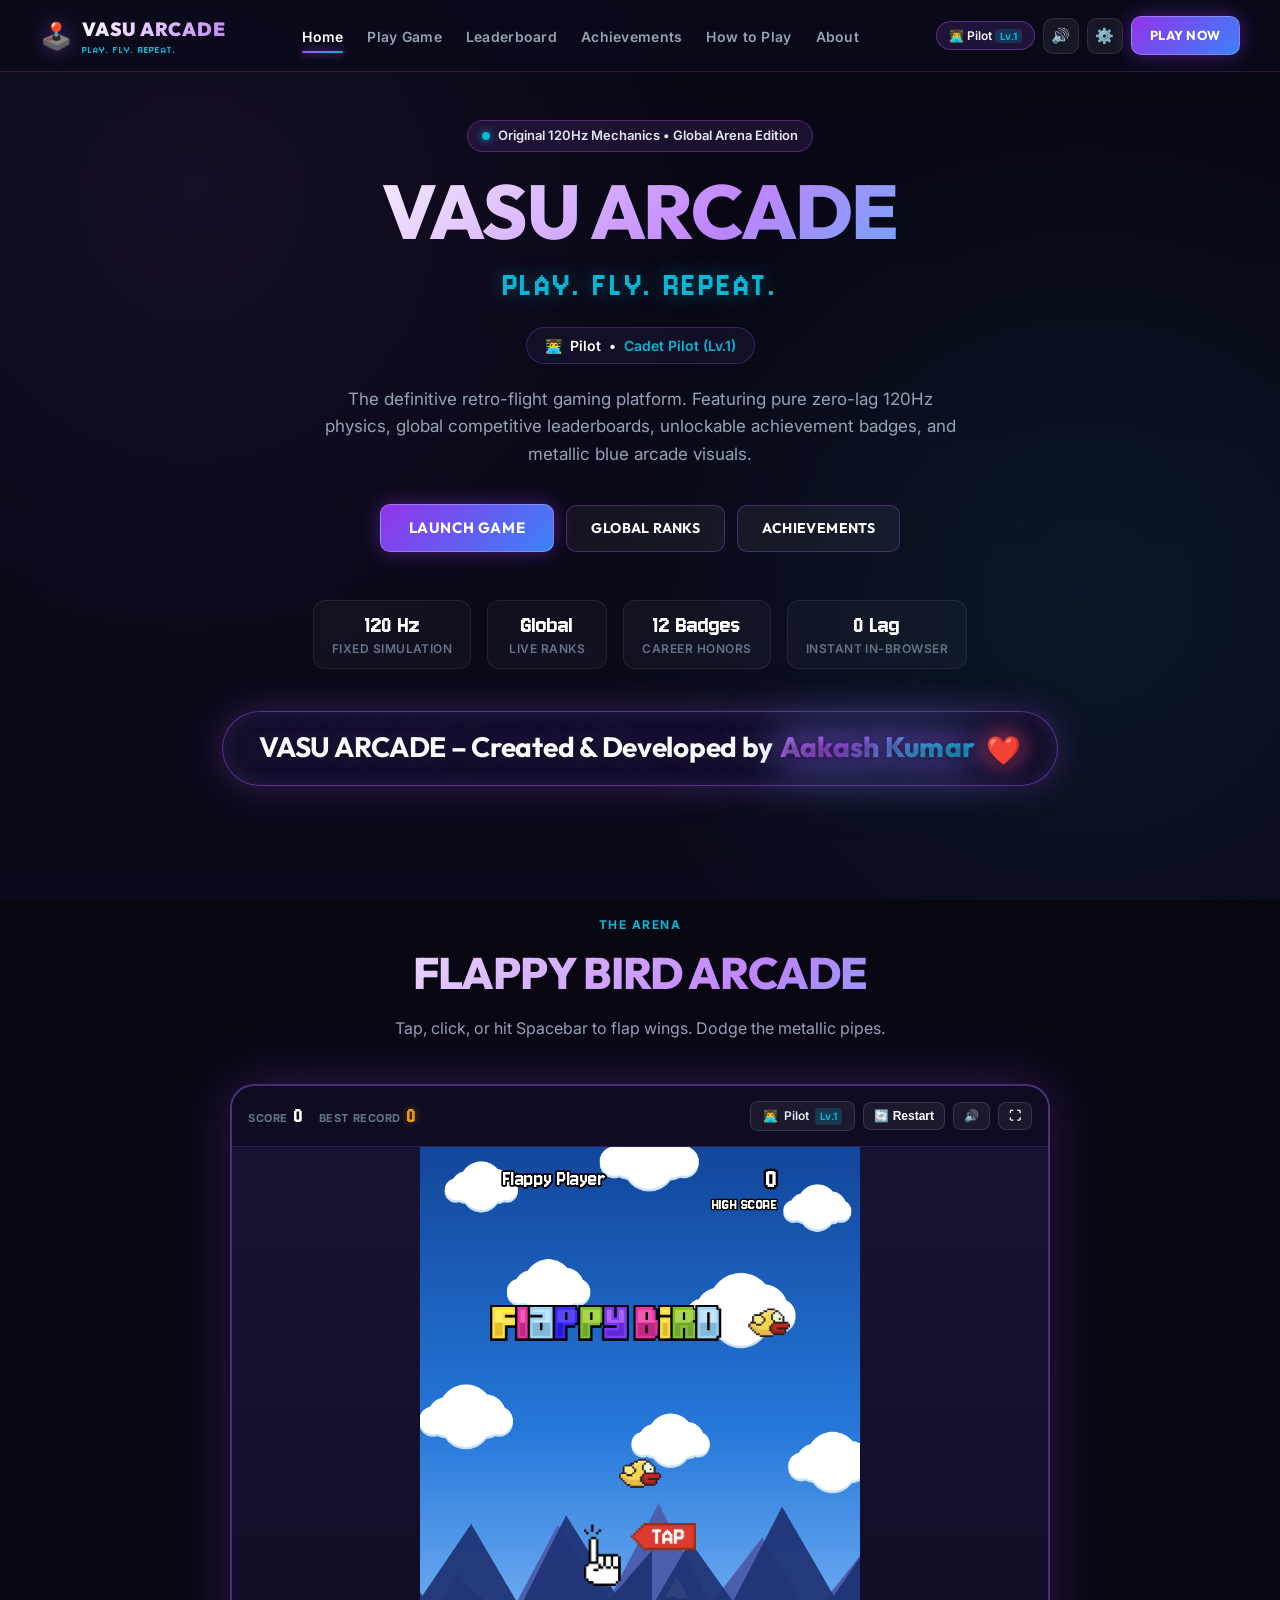
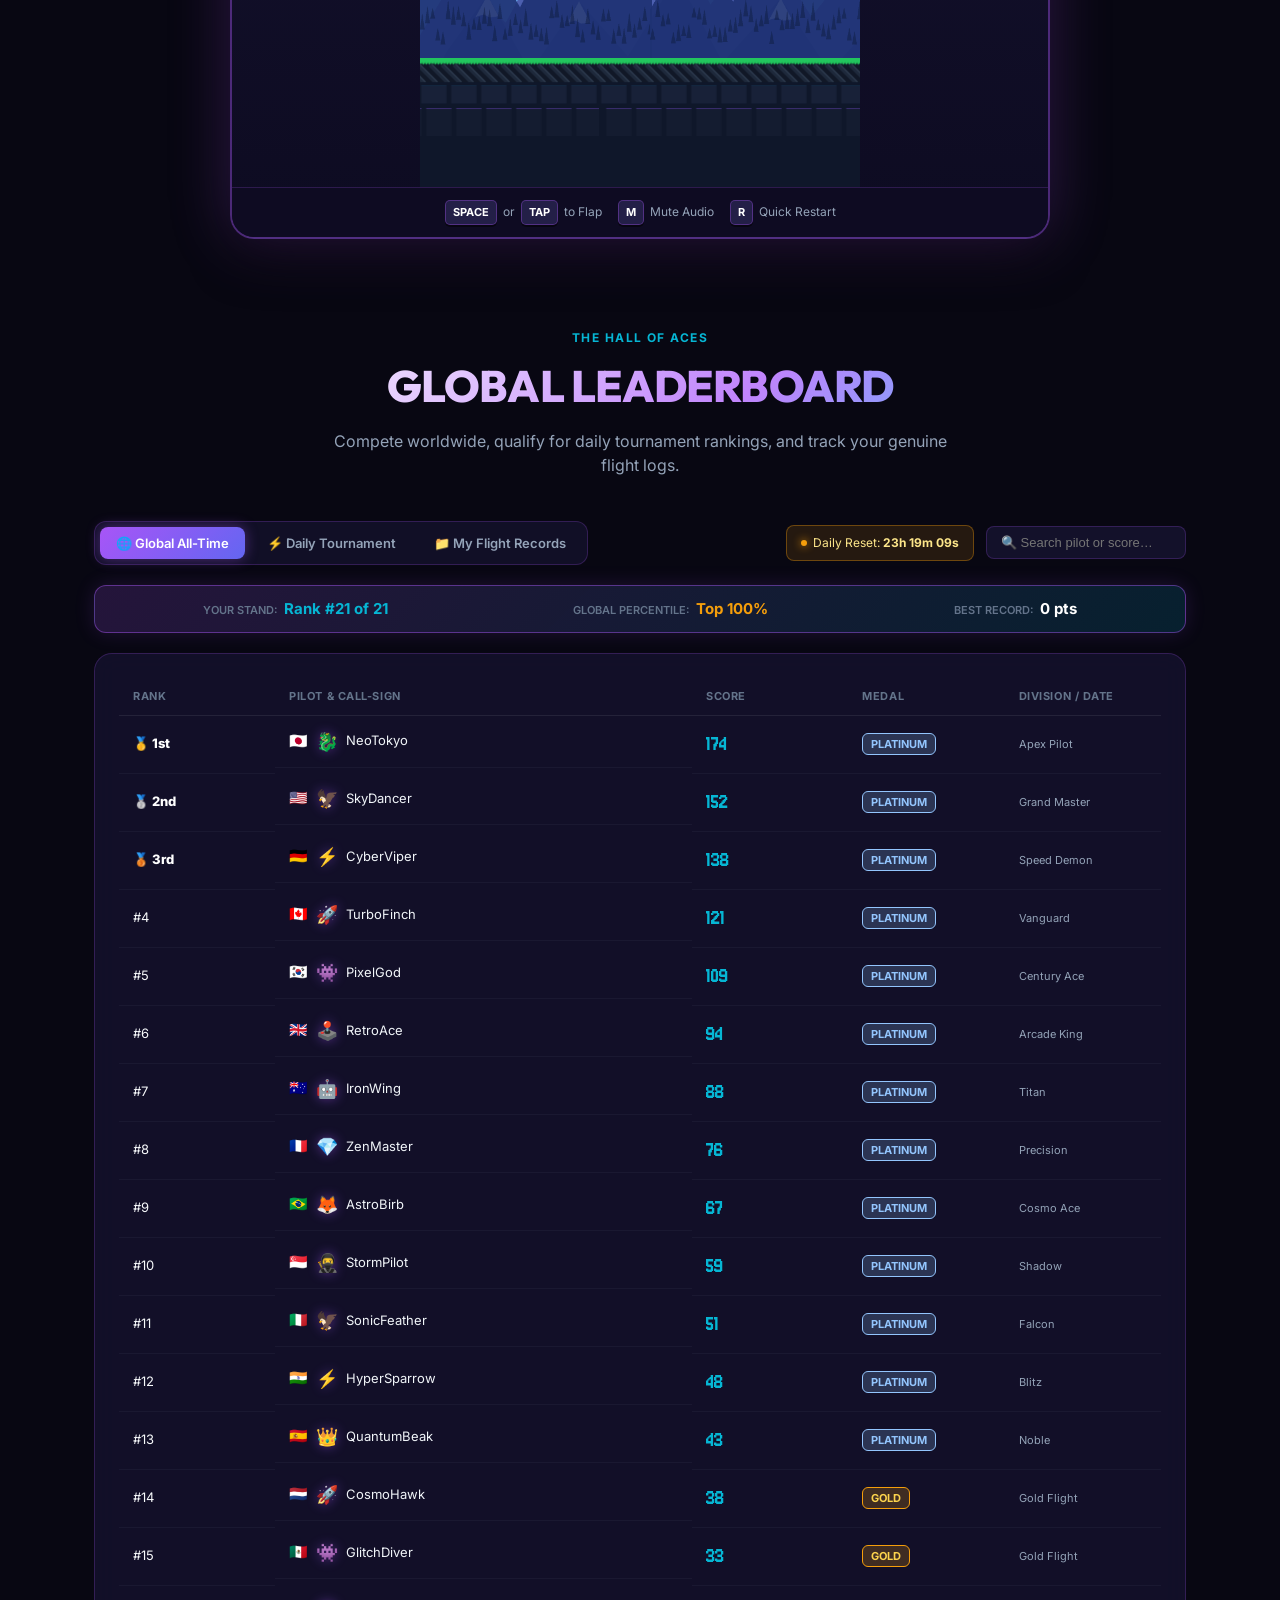
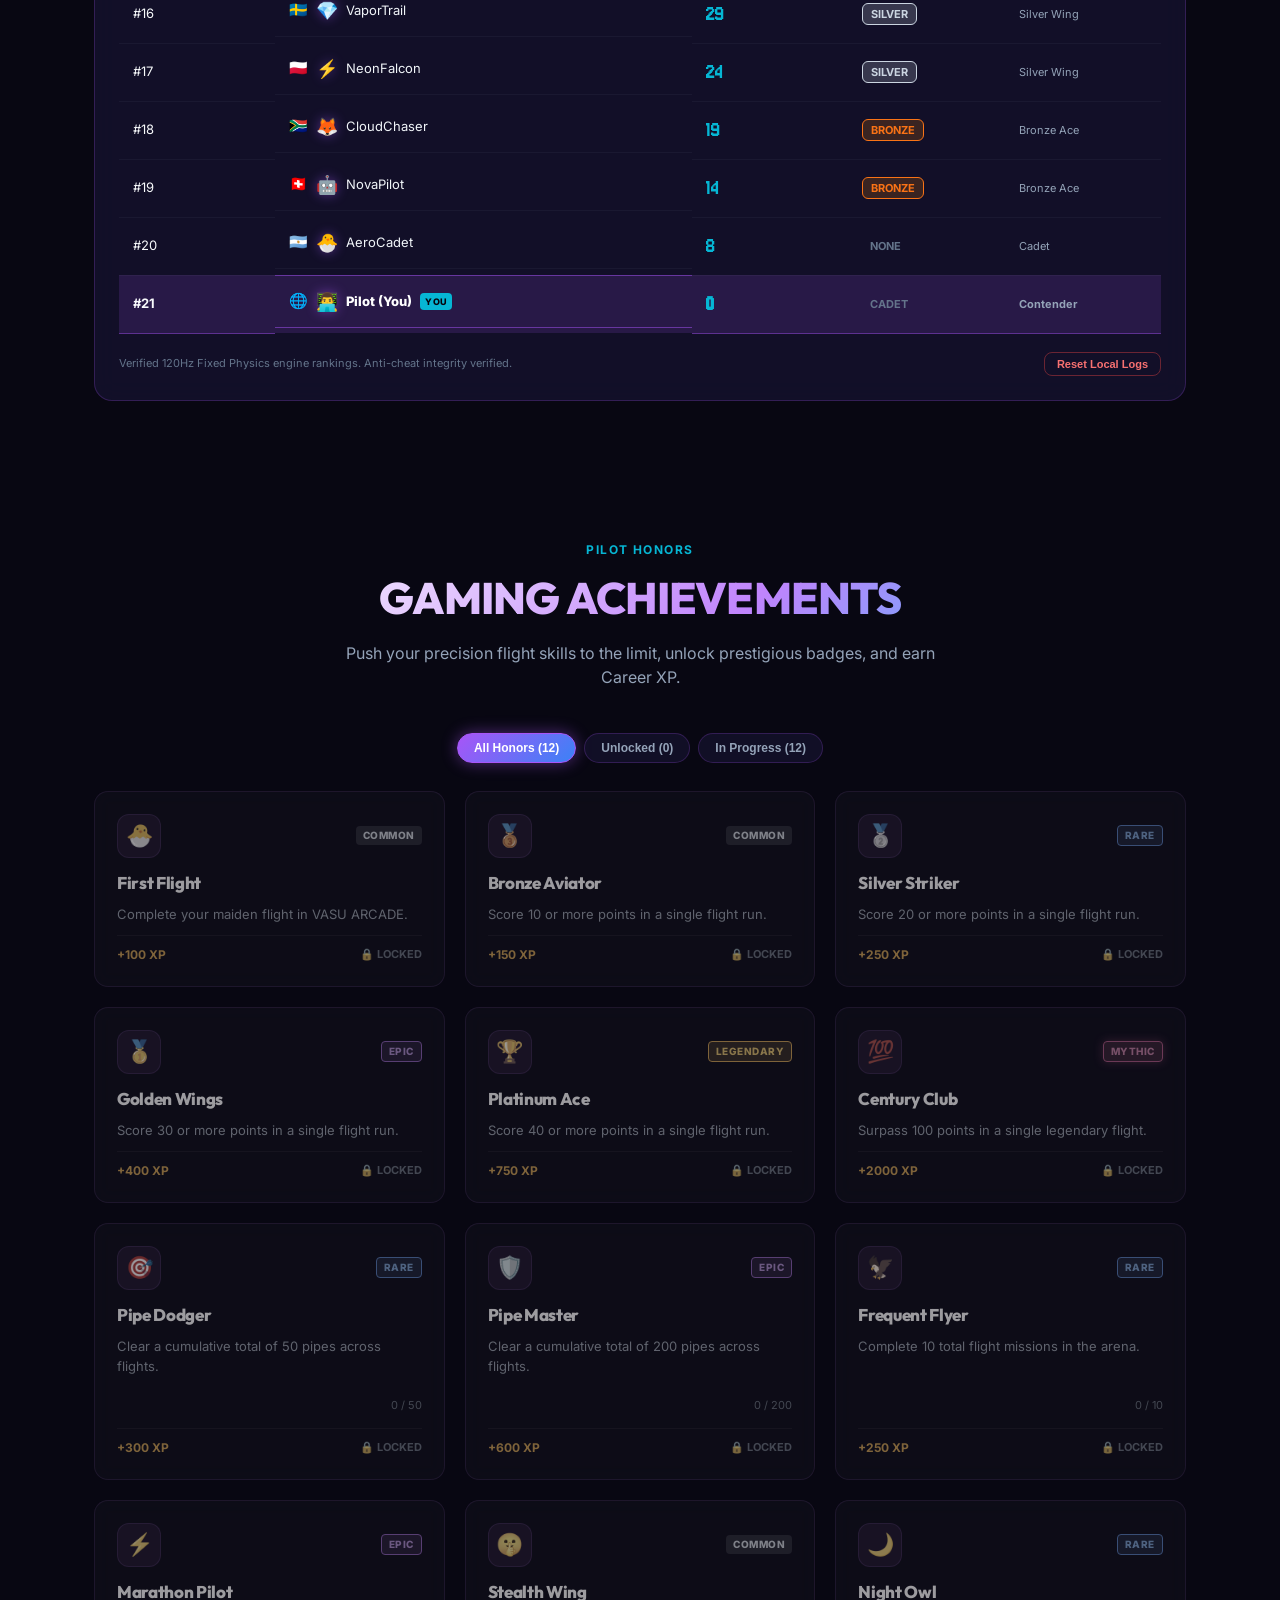
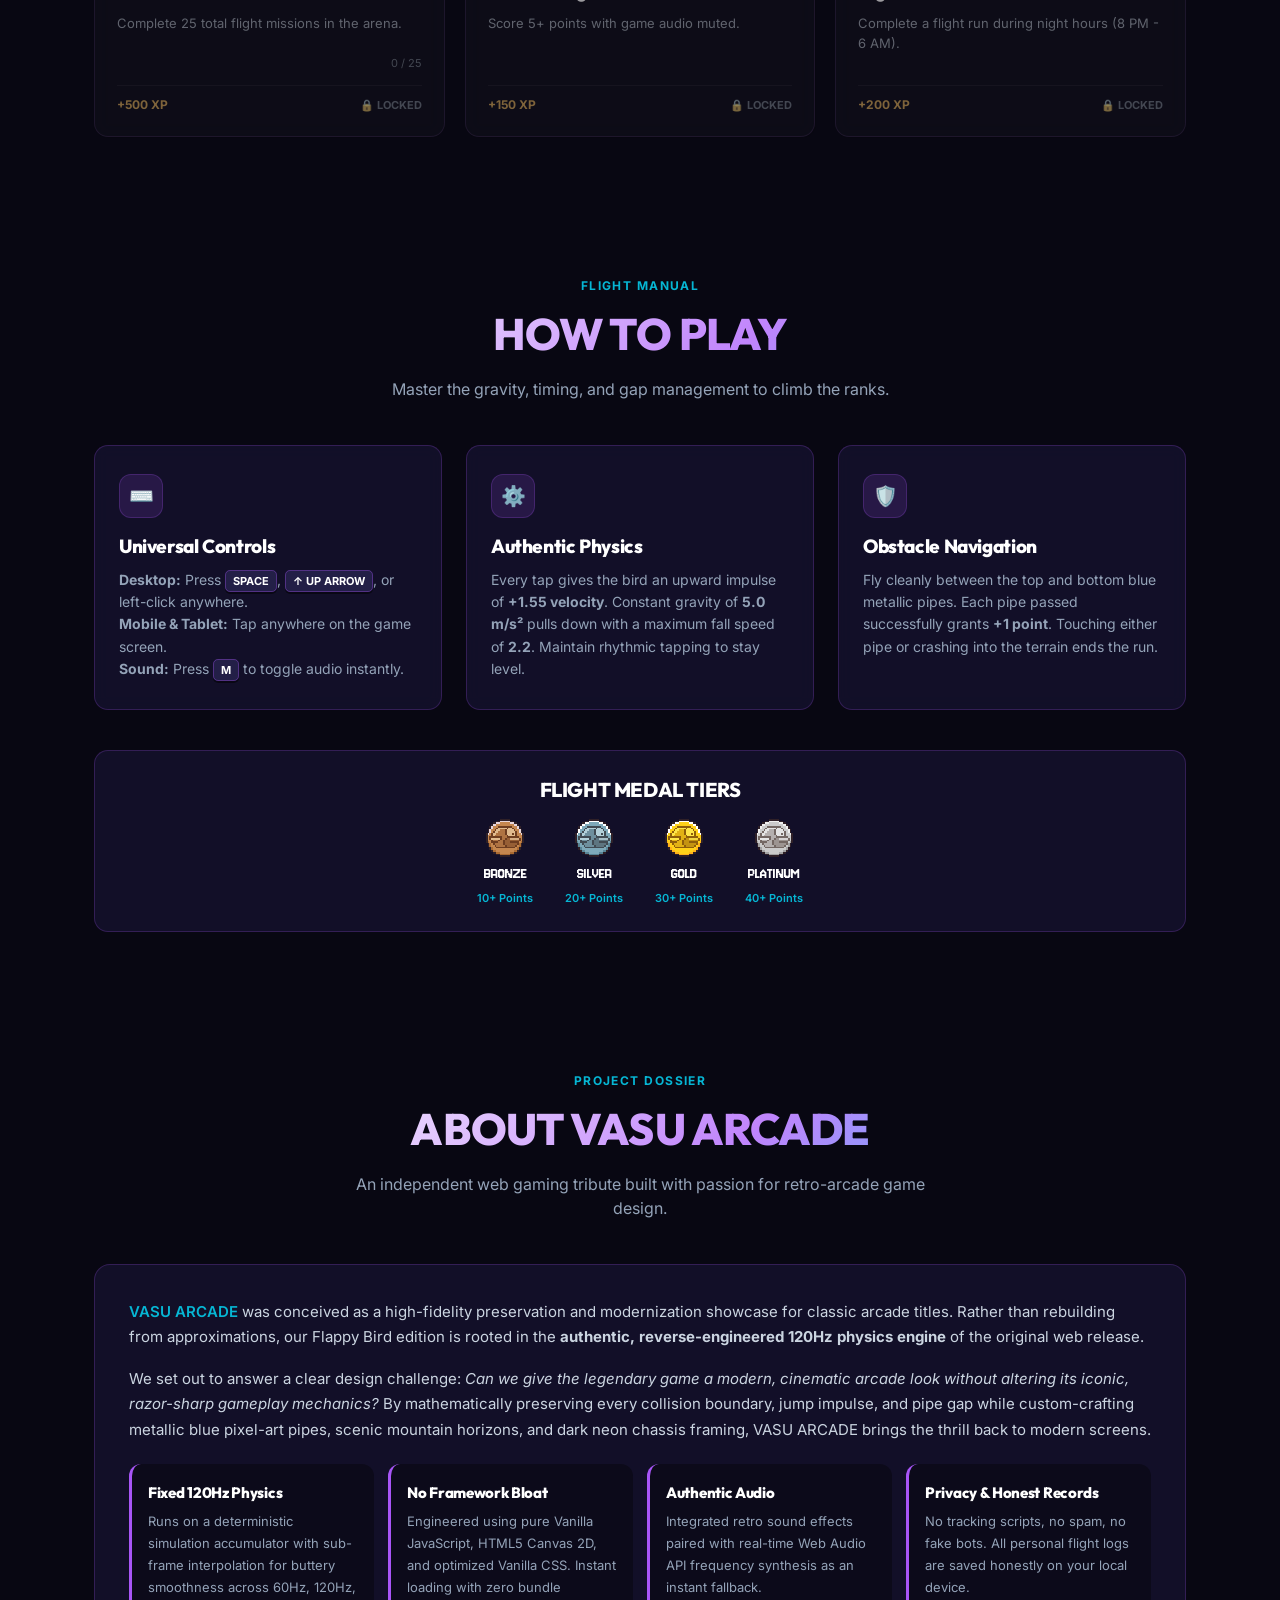
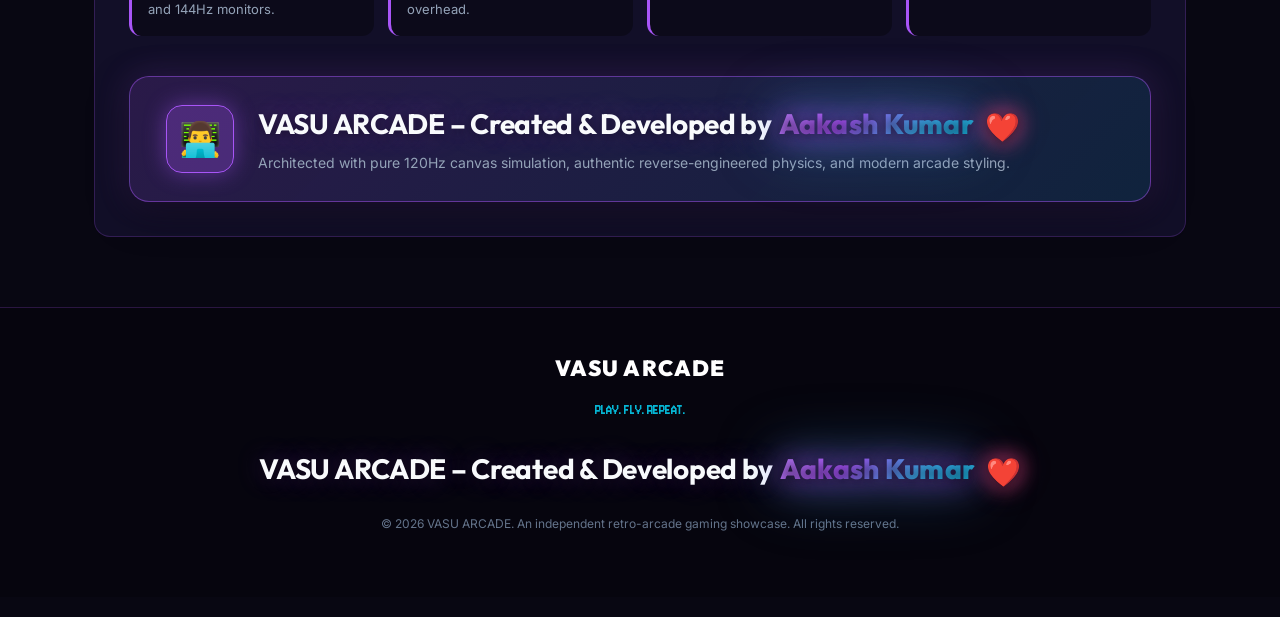
<file: flappybird-clone/index.html>
<!DOCTYPE html>
<html lang="en">
<head>
  <meta charset="UTF-8">
  <meta name="viewport" content="width=device-width, initial-scale=1.0, maximum-scale=5.0, viewport-fit=cover">
  <title>VASU ARCADE — PLAY. FLY. REPEAT. | Professional Gaming Platform</title>
  <meta name="description" content="Welcome to VASU ARCADE. Play the legendary Flappy Bird game online with original 120Hz physics, global leaderboards, pilot profiles, gaming achievements, and metallic blue pipes.">
  <link rel="icon" type="image/svg+xml" href="favicon.svg">
  <link rel="icon" href="favicon.ico" sizes="any">
  
  <!-- Preload fonts for zero layout shift -->
  <link rel="preload" href="fonts/Jersey10-Regular.woff2" as="font" type="font/woff2" crossorigin>
  <link rel="stylesheet" href="style.css">
</head>
<body>

  <!-- ==========================================================================
       0. Professional Arcade Boot Loader Screen
       ========================================================================== -->
  <div id="arcade-loader" class="arcade-loader-overlay">
    <div class="loader-chassis">
      <div class="loader-scanlines"></div>
      <div class="loader-emblem">🕹️</div>
      <h2 class="loader-brand text-gradient">VASU ARCADE</h2>
      <div class="loader-tagline">PLAY. FLY. REPEAT.</div>

      <div class="loader-terminal">
        <div class="terminal-line"><span class="term-prefix">[SYS]</span> <span id="loader-status-text">INITIALIZING ARCADE BIOS v2.6.0…</span></div>
      </div>

      <div class="loader-progress-track">
        <div id="loader-progress-bar" class="loader-progress-fill"></div>
      </div>
      <div class="loader-meta">
        <span class="loader-sub">120Hz FIXED SIMULATION • GLOBAL NET</span>
        <span id="loader-progress-text" class="loader-pct">0%</span>
      </div>

      <div class="loader-skip-hint">Click anywhere to skip intro</div>
    </div>
  </div>

  <!-- ==========================================================================
       Header & Modern Navigation
       ========================================================================== -->
  <header class="arcade-header">
    <div class="nav-container">
      <a href="#home" class="brand-link">
        <div class="brand-emblem">🕹️</div>
        <div class="brand-title-wrap">
          <span class="brand-name">VASU ARCADE</span>
          <span class="brand-tagline">PLAY. FLY. REPEAT.</span>
        </div>
      </a>

      <ul class="nav-menu">
        <li><a href="#home" class="nav-link active">Home</a></li>
        <li><a href="#play" class="nav-link">Play Game</a></li>
        <li><a href="#leaderboard" class="nav-link">Leaderboard</a></li>
        <li><a href="#achievements" class="nav-link">Achievements</a></li>
        <li><a href="#how-to-play" class="nav-link">How to Play</a></li>
        <li><a href="#about" class="nav-link">About</a></li>
      </ul>

      <div class="nav-actions">
        <!-- Pilot Profile Chip -->
        <button id="nav-profile-btn" class="nav-pilot-chip" title="Open Pilot Dossier & Profile">
          <span id="nav-profile-chip-text"><span class="chip-av">👨‍💻</span> <span class="chip-name">Pilot</span> <span class="chip-lvl">Lv.1</span></span>
        </button>

        <!-- Sound Quick Toggle -->
        <button id="nav-sound-btn" class="icon-btn" title="Toggle Sound (M)">🔊</button>

        <!-- Sound Settings Gear (Desktop/Drawer) -->
        <button id="nav-sound-settings-btn" class="icon-btn nav-desktop-only" title="Audio & Volume Settings">⚙️</button>

        <!-- Primary CTA (Desktop) -->
        <a href="#play" id="nav-cta-btn" class="btn-neon-cta nav-desktop-only">PLAY NOW</a>

        <!-- Mobile Hamburger Toggle -->
        <button id="mobile-menu-toggle" class="mobile-toggle-btn" aria-label="Open Mobile Navigation">
          <span></span><span></span><span></span>
        </button>
      </div>
    </div>
  </header>

  <!-- Mobile Drawer Backdrop & Drawer -->
  <div id="mobile-drawer-backdrop" class="mobile-drawer-backdrop"></div>
  <div id="mobile-drawer" class="mobile-drawer">
    <div class="drawer-header">
      <div class="brand-title-wrap">
        <span class="brand-name">VASU ARCADE</span>
        <span class="brand-tagline">PLAY. FLY. REPEAT.</span>
      </div>
      <button id="mobile-drawer-close" class="modal-close-btn" aria-label="Close Menu">✕</button>
    </div>

    <ul class="drawer-menu">
      <li><a href="#home" class="nav-link">🏠 Home</a></li>
      <li><a href="#play" class="nav-link">🕹️ Play Game Arena</a></li>
      <li><a href="#leaderboard" class="nav-link">🏆 Global Leaderboard</a></li>
      <li><a href="#achievements" class="nav-link">🎖️ Badges & Honors</a></li>
      <li><a href="#how-to-play" class="nav-link">📖 Flight Manual</a></li>
      <li><a href="#about" class="nav-link">ℹ️ About Project</a></li>
    </ul>

    <div class="drawer-actions">
      <button class="drawer-btn dock-btn" data-target="profile">👤 Pilot Profile & Avatar</button>
      <button class="drawer-btn dock-btn" data-target="sound">🔊 Audio Settings</button>
      <a href="#play" class="btn-neon-cta" style="width: 100%; text-align: center; margin-top: 8px;">LAUNCH ARENA</a>
    </div>
  </div>

  <!-- ==========================================================================
       1. HOME / Hero Section
       ========================================================================== -->
  <section id="home" class="hero-section arcade-section">
    <div class="hero-container">
      <div class="hero-badge">
        <span class="pulse-dot"></span>
        <span>Original 120Hz Mechanics • Global Arena Edition</span>
      </div>

      <h1 class="hero-title text-gradient">VASU ARCADE</h1>
      <div class="hero-tagline text-retro">PLAY. FLY. REPEAT.</div>

      <!-- Hero Pilot Status Badge -->
      <div id="hero-profile-chip" class="hero-pilot-chip" title="Click to edit call-sign & avatar">
        👨‍💻 <span>Pilot</span> • <span style="color:var(--neon-cyan)">Cadet Pilot (Lv.1)</span>
      </div>

      <p class="hero-description">
        The definitive retro-flight gaming platform. Featuring pure zero-lag 120Hz physics, 
        global competitive leaderboards, unlockable achievement badges, and metallic blue arcade visuals.
      </p>

      <div class="hero-actions">
        <a href="#play" id="hero-play-btn" class="btn-neon-cta btn-hero-primary">LAUNCH GAME</a>
        <a href="#leaderboard" id="hero-scores-btn" class="btn-hero-secondary">GLOBAL RANKS</a>
        <a href="#achievements" id="hero-badges-btn" class="btn-hero-secondary">ACHIEVEMENTS</a>
      </div>

      <div class="hero-stats">
        <div class="stat-chip">
          <span class="stat-chip__value">120 Hz</span>
          <span class="stat-chip__label">Fixed Simulation</span>
        </div>
        <div class="stat-chip">
          <span class="stat-chip__value">Global</span>
          <span class="stat-chip__label">Live Ranks</span>
        </div>
        <div class="stat-chip">
          <span class="stat-chip__value">12 Badges</span>
          <span class="stat-chip__label">Career Honors</span>
        </div>
        <div class="stat-chip">
          <span class="stat-chip__value">0 Lag</span>
          <span class="stat-chip__label">Instant In-Browser</span>
        </div>
      </div>

      <!-- Developer Identity Credit below Homepage Hero -->
      <div class="developer-hero-credit">
        <div class="dev-badge dev-credit-text">
          VASU ARCADE – Created & Developed by <span class="dev-name-gradient">Aakash Kumar</span> <span class="dev-heart">❤️</span>
        </div>
      </div>
    </div>
  </section>

  <!-- ==========================================================================
       2. PLAY GAME Section (Arcade Cabinet)
       ========================================================================== -->
  <section id="play" class="play-section arcade-section">
    <div class="section-container" style="padding-bottom: 20px;">
      <div class="section-header">
        <div class="section-subtitle">THE ARENA</div>
        <h2 class="section-title text-gradient">FLAPPY BIRD ARCADE</h2>
        <p class="section-desc">Tap, click, or hit Spacebar to flap wings. Dodge the metallic pipes.</p>
      </div>

      <div class="cabinet-wrapper">
        <div id="arcade-cabinet" class="arcade-cabinet">
          
          <!-- Top Cabinet HUD Bar -->
          <div class="cabinet-hud">
            <div class="hud-group">
              <div class="hud-item">
                <span class="hud-label">Score</span>
                <span id="hud-current-score" class="hud-val">0</span>
              </div>
              <div class="hud-item">
                <span class="hud-label">Best Record</span>
                <span id="hud-best-score" class="hud-val hud-val--gold">0</span>
              </div>
            </div>

            <div class="hud-controls">
              <div id="player-name-display" class="hud-player-chip" title="Click to customize Pilot Profile">
                👨‍💻 Pilot <span class="badge-level">Lv.1</span>
              </div>
              <button id="hud-restart-btn" class="hud-btn" title="Restart Run (R)">🔄 Restart</button>
              <button id="hud-sound-btn" class="hud-btn" title="Toggle Sound (M)">🔊</button>
              <button id="hud-fullscreen-btn" class="hud-btn" title="Toggle Fullscreen">⛶</button>
            </div>
          </div>

          <!-- Game Viewport & Canvas Screen -->
          <div id="app-container" class="cabinet-screen">
            <!-- Boot Loader inside canvas cabinet -->
            <div id="boot-splash" class="boot-splash">
              <img class="boot-splash__logo" src="sprites/logo.webp" alt="Vasu Arcade Logo">
              <div class="boot-splash__spinner"></div>
              <div class="boot-splash__label">INITIALIZING ARCADE…</div>
            </div>

            <!-- Authentic 120Hz Canvas -->
            <canvas id="game-canvas" tabindex="0"></canvas>
          </div>

          <!-- Bottom Cabinet Keyboard Hints -->
          <div class="cabinet-footer">
            <div class="control-hint">
              <kbd>SPACE</kbd> or <kbd>TAP</kbd> <span>to Flap</span>
            </div>
            <div class="control-hint">
              <kbd>M</kbd> <span>Mute Audio</span>
            </div>
            <div class="control-hint">
              <kbd>R</kbd> <span>Quick Restart</span>
            </div>
          </div>

        </div>
      </div>
    </div>
  </section>

  <!-- ==========================================================================
       3. GLOBAL LEADERBOARD Section
       ========================================================================== -->
  <section id="leaderboard" class="leaderboard-section arcade-section">
    <div class="section-container">
      <div class="section-header">
        <div class="section-subtitle">THE HALL OF ACES</div>
        <h2 class="section-title text-gradient">GLOBAL LEADERBOARD</h2>
        <p class="section-desc">Compete worldwide, qualify for daily tournament rankings, and track your genuine flight logs.</p>
      </div>

      <!-- Leaderboard Navigation Tabs & Timer -->
      <div class="lb-controls-bar">
        <div class="lb-tabs-group">
          <button class="lb-tab-btn active" data-tab="global">🌐 Global All-Time</button>
          <button class="lb-tab-btn" data-tab="daily">⚡ Daily Tournament</button>
          <button class="lb-tab-btn" data-tab="local">📁 My Flight Records</button>
        </div>

        <div class="lb-meta-group">
          <div class="daily-reset-pill">
            <span class="timer-dot"></span>
            <span>Daily Reset: <strong id="daily-countdown">--:--:--</strong></span>
          </div>
          <div class="lb-search-wrap">
            <input type="text" id="leaderboard-search" class="lb-search-input" placeholder="🔍 Search pilot or score…">
          </div>
        </div>
      </div>

      <!-- Player Standing Sticky Bar -->
      <div id="player-standing-bar" class="player-standing-bar">
        <!-- Dynamically populated by arcade.js -->
      </div>

      <!-- Leaderboard Table Container -->
      <div class="records-panel">
        <div class="table-responsive">
          <table class="arcade-table">
            <thead>
              <tr>
                <th style="width: 15%;">Rank</th>
                <th style="width: 40%;">Pilot & Call-sign</th>
                <th style="width: 15%;">Score</th>
                <th style="width: 15%;">Medal</th>
                <th style="width: 15%;">Division / Date</th>
              </tr>
            </thead>
            <tbody id="leaderboard-table-body">
              <!-- Dynamically populated by arcade.js -->
            </tbody>
          </table>
        </div>

        <div id="leaderboard-empty-notice" class="empty-notice" style="display: none;">
          No matching pilots found.
        </div>

        <div class="records-panel-footer">
          <span class="records-note">Verified 120Hz Fixed Physics engine rankings. Anti-cheat integrity verified.</span>
          <button id="reset-records-btn" class="btn-ghost-danger">Reset Local Logs</button>
        </div>
      </div>
    </div>
  </section>

  <!-- ==========================================================================
       4. ACHIEVEMENTS & BADGES Section
       ========================================================================== -->
  <section id="achievements" class="achievements-section arcade-section">
    <div class="section-container">
      <div class="section-header">
        <div class="section-subtitle">PILOT HONORS</div>
        <h2 class="section-title text-gradient">GAMING ACHIEVEMENTS</h2>
        <p class="section-desc">Push your precision flight skills to the limit, unlock prestigious badges, and earn Career XP.</p>
      </div>

      <!-- Filter Pills -->
      <div class="achievement-filters-bar">
        <button class="achievement-filter-pill active" data-filter="all">All Honors (<span id="ach-count-all">12</span>)</button>
        <button class="achievement-filter-pill" data-filter="unlocked">Unlocked (<span id="ach-count-unlocked">0</span>)</button>
        <button class="achievement-filter-pill" data-filter="locked">In Progress (<span id="ach-count-locked">12</span>)</button>
      </div>

      <!-- Achievements Cards Grid -->
      <div id="achievements-grid" class="achievements-grid">
        <!-- Dynamically rendered by arcade.js -->
      </div>
    </div>
  </section>

  <!-- ==========================================================================
       5. HOW TO PLAY Section
       ========================================================================== -->
  <section id="how-to-play" class="how-section arcade-section">
    <div class="section-container">
      <div class="section-header">
        <div class="section-subtitle">FLIGHT MANUAL</div>
        <h2 class="section-title text-gradient">HOW TO PLAY</h2>
        <p class="section-desc">Master the gravity, timing, and gap management to climb the ranks.</p>
      </div>

      <div class="how-cards-grid">
        <div class="arcade-card">
          <div class="card-icon">⌨️</div>
          <h3 class="card-title">Universal Controls</h3>
          <p class="card-text">
            <strong>Desktop:</strong> Press <kbd>SPACE</kbd>, <kbd>↑ UP ARROW</kbd>, or left-click anywhere.<br>
            <strong>Mobile & Tablet:</strong> Tap anywhere on the game screen.<br>
            <strong>Sound:</strong> Press <kbd>M</kbd> to toggle audio instantly.
          </p>
        </div>

        <div class="arcade-card">
          <div class="card-icon">⚙️</div>
          <h3 class="card-title">Authentic Physics</h3>
          <p class="card-text">
            Every tap gives the bird an upward impulse of <strong>+1.55 velocity</strong>. 
            Constant gravity of <strong>5.0 m/s²</strong> pulls down with a maximum fall speed of <strong>2.2</strong>. 
            Maintain rhythmic tapping to stay level.
          </p>
        </div>

        <div class="arcade-card">
          <div class="card-icon">🛡️</div>
          <h3 class="card-title">Obstacle Navigation</h3>
          <p class="card-text">
            Fly cleanly between the top and bottom blue metallic pipes. 
            Each pipe passed successfully grants <strong>+1 point</strong>. 
            Touching either pipe or crashing into the terrain ends the run.
          </p>
        </div>
      </div>

      <!-- Medals Tier Showcase -->
      <div class="medals-tier-banner">
        <h4 style="font-size: 20px; color: #fff;">FLIGHT MEDAL TIERS</h4>
        <div class="medals-row">
          <div class="medal-item">
            <img src="sprites/medal-bronze.png" alt="Bronze Medal">
            <span class="medal-tier">BRONZE</span>
            <span class="medal-threshold">10+ Points</span>
          </div>
          <div class="medal-item">
            <img src="sprites/medal-silver.png" alt="Silver Medal">
            <span class="medal-tier">SILVER</span>
            <span class="medal-threshold">20+ Points</span>
          </div>
          <div class="medal-item">
            <img src="sprites/medal-gold.png" alt="Gold Medal">
            <span class="medal-tier">GOLD</span>
            <span class="medal-threshold">30+ Points</span>
          </div>
          <div class="medal-item">
            <img src="sprites/medal-platinum.png" alt="Platinum Medal">
            <span class="medal-tier">PLATINUM</span>
            <span class="medal-threshold">40+ Points</span>
          </div>
        </div>
      </div>
    </div>
  </section>

  <!-- ==========================================================================
       6. ABOUT Section
       ========================================================================== -->
  <section id="about" class="about-section arcade-section">
    <div class="section-container">
      <div class="section-header">
        <div class="section-subtitle">PROJECT DOSSIER</div>
        <h2 class="section-title text-gradient">ABOUT VASU ARCADE</h2>
        <p class="section-desc">An independent web gaming tribute built with passion for retro-arcade game design.</p>
      </div>

      <div class="about-content">
        <p>
          <strong class="about-highlight">VASU ARCADE</strong> was conceived as a high-fidelity preservation and modernization showcase for classic arcade titles. 
          Rather than rebuilding from approximations, our Flappy Bird edition is rooted in the 
          <strong>authentic, reverse-engineered 120Hz physics engine</strong> of the original web release.
        </p>

        <p>
          We set out to answer a clear design challenge: <em>Can we give the legendary game a modern, cinematic arcade look without altering its iconic, razor-sharp gameplay mechanics?</em> 
          By mathematically preserving every collision boundary, jump impulse, and pipe gap while custom-crafting metallic blue pixel-art pipes, scenic mountain horizons, and dark neon chassis framing, 
          VASU ARCADE brings the thrill back to modern screens.
        </p>

        <div class="about-grid">
          <div class="about-pill">
            <h4>Fixed 120Hz Physics</h4>
            <p>Runs on a deterministic simulation accumulator with sub-frame interpolation for buttery smoothness across 60Hz, 120Hz, and 144Hz monitors.</p>
          </div>
          <div class="about-pill">
            <h4>No Framework Bloat</h4>
            <p>Engineered using pure Vanilla JavaScript, HTML5 Canvas 2D, and optimized Vanilla CSS. Instant loading with zero bundle overhead.</p>
          </div>
          <div class="about-pill">
            <h4>Authentic Audio</h4>
            <p>Integrated retro sound effects paired with real-time Web Audio API frequency synthesis as an instant fallback.</p>
          </div>
          <div class="about-pill">
            <h4>Privacy & Honest Records</h4>
            <p>No tracking scripts, no spam, no fake bots. All personal flight logs are saved honestly on your local device.</p>
          </div>
        </div>

        <!-- Developer Credit Card in About -->
        <div class="developer-about-card">
          <div class="dev-avatar">👨‍💻</div>
          <div class="dev-meta">
            <div class="dev-credit-text">
              VASU ARCADE – Created & Developed by <span class="dev-name-gradient">Aakash Kumar</span> <span class="dev-heart">❤️</span>
            </div>
            <div class="dev-subtext">Architected with pure 120Hz canvas simulation, authentic reverse-engineered physics, and modern arcade styling.</div>
          </div>
        </div>
      </div>
    </div>
  </section>

  <!-- ==========================================================================
       Footer
       ========================================================================== -->
  <footer class="arcade-footer">
    <div class="footer-container">
      <div class="footer-brand">VASU ARCADE</div>
      <div class="footer-tagline">PLAY. FLY. REPEAT.</div>
      <div class="footer-dev-credit dev-credit-text">
        VASU ARCADE – Created & Developed by <span class="dev-name-gradient">Aakash Kumar</span> <span class="dev-heart">❤️</span>
      </div>
      <p class="footer-copy">
        © 2026 VASU ARCADE. An independent retro-arcade gaming showcase. All rights reserved.
      </p>
    </div>
  </footer>

  <!-- ==========================================================================
       Mobile Bottom Quick Dock (Thumb-Friendly for Phones)
       ========================================================================== -->
  <nav class="mobile-bottom-dock">
    <button class="dock-btn" data-target="home">
      <span class="dock-icon">🏠</span>
      <span class="dock-label">Home</span>
    </button>
    <button class="dock-btn" data-target="play">
      <span class="dock-icon">🕹️</span>
      <span class="dock-label">Play</span>
    </button>
    <button class="dock-btn" data-target="leaderboard">
      <span class="dock-icon">🏆</span>
      <span class="dock-label">Ranks</span>
    </button>
    <button class="dock-btn" data-target="achievements">
      <span class="dock-icon">🎖️</span>
      <span class="dock-label">Badges</span>
    </button>
    <button class="dock-btn" data-target="profile">
      <span class="dock-icon">👤</span>
      <span class="dock-label">Profile</span>
    </button>
  </nav>

  <!-- ==========================================================================
       Modal: Pilot Profile Dossier
       ========================================================================== -->
  <div id="profile-modal" class="arcade-modal">
    <div class="modal-backdrop modal-backdrop-dismiss"></div>
    <div class="modal-card">
      <div class="modal-header">
        <div class="modal-title-wrap">
          <span class="modal-badge">PILOT DOSSIER</span>
          <h3 class="modal-title">PILOT PROFILE & CAREER</h3>
        </div>
        <button class="modal-close-btn" aria-label="Close Profile Modal">✕</button>
      </div>

      <div class="modal-body">
        <!-- Profile Banner -->
        <div class="profile-banner">
          <div id="modal-avatar-display" class="profile-avatar-large">👨‍💻</div>
          <div class="profile-banner-info">
            <div class="profile-name-row">
              <input type="text" id="profile-name-input" class="profile-name-input" maxlength="16" placeholder="Enter Call-sign">
            </div>
            <div id="modal-level-badge" class="profile-rank-badge">Level 1 • Cadet Pilot</div>
            
            <div class="profile-xp-track">
              <div id="modal-xp-bar" class="profile-xp-fill" style="width: 10%;"></div>
            </div>
            <div class="profile-xp-meta">
              <span>Career Experience</span>
              <strong id="modal-xp-text">0 XP</strong>
            </div>
          </div>
        </div>

        <!-- Avatar Picker Grid -->
        <div class="profile-field-group">
          <label class="profile-field-label">CHOOSE YOUR PILOT AVATAR</label>
          <div id="profile-avatar-picker" class="avatar-picker-grid">
            <!-- Dynamically populated by arcade.js -->
          </div>
        </div>

        <!-- Career Lifetime Metrics -->
        <div class="profile-stats-grid">
          <div class="p-stat-box">
            <span class="p-stat-label">Best Record</span>
            <strong id="profile-stat-best" class="p-stat-val" style="color:var(--gold)">0</strong>
          </div>
          <div class="p-stat-box">
            <span class="p-stat-label">Total Flights</span>
            <strong id="profile-stat-runs" class="p-stat-val">0</strong>
          </div>
          <div class="p-stat-box">
            <span class="p-stat-label">Pipes Cleared</span>
            <strong id="profile-stat-pipes" class="p-stat-val" style="color:var(--neon-cyan)">0</strong>
          </div>
          <div class="p-stat-box">
            <span class="p-stat-label">Honors Unlocked</span>
            <strong id="profile-stat-badges" class="p-stat-val">0 / 12</strong>
          </div>
        </div>
      </div>

      <div class="modal-footer">
        <button type="button" class="btn-ghost modal-close-btn">Cancel</button>
        <button type="button" id="save-profile-btn" class="btn-neon-cta">SAVE PROFILE</button>
      </div>
    </div>
  </div>

  <!-- ==========================================================================
       Modal: Sound & Audio Settings
       ========================================================================== -->
  <div id="sound-modal" class="arcade-modal">
    <div class="modal-backdrop modal-backdrop-dismiss"></div>
    <div class="modal-card modal-card-sm">
      <div class="modal-header">
        <div class="modal-title-wrap">
          <span class="modal-badge">AUDIO ENGINE</span>
          <h3 class="modal-title">SOUND SETTINGS</h3>
        </div>
        <button class="modal-close-btn" aria-label="Close Sound Modal">✕</button>
      </div>

      <div class="modal-body">
        <!-- Master Mute Toggle -->
        <div class="sound-setting-row">
          <div class="sound-label-wrap">
            <span class="sound-title">Master Game Audio</span>
            <span class="sound-sub">Enable or mute all gameplay SFX and synthesizer audio</span>
          </div>
          <label class="toggle-switch">
            <input type="checkbox" id="sound-mute-checkbox" checked>
            <span class="toggle-slider"></span>
          </label>
        </div>

        <!-- Volume Slider -->
        <div class="sound-setting-row volume-slider-row">
          <div class="sound-label-wrap">
            <div class="vol-title-bar">
              <span class="sound-title">Master Volume</span>
              <span id="sound-volume-percent" class="vol-percent-badge">85%</span>
            </div>
            <input type="range" id="sound-volume-slider" class="arcade-range-slider" min="0" max="100" value="85">
          </div>
        </div>

        <!-- SFX Preview Test Controls -->
        <div class="sfx-preview-box">
          <div class="sfx-preview-title">TEST SOUND EFFECTS</div>
          <div class="sfx-preview-buttons">
            <button type="button" class="btn-sfx-test" data-sound="wing">🪽 Flap Wing</button>
            <button type="button" class="btn-sfx-test" data-sound="point">🔔 Point Score</button>
            <button type="button" class="btn-sfx-test" data-sound="hit">💥 Pipe Hit</button>
            <button type="button" class="btn-sfx-test" data-sound="die">💀 Game Over</button>
          </div>
        </div>

        <div class="shortcut-tip">
          <span>Tip: Press <kbd>M</kbd> during gameplay to instantly toggle audio.</span>
        </div>
      </div>

      <div class="modal-footer">
        <button type="button" class="btn-neon-cta modal-close-btn" style="width: 100%;">APPLY & CLOSE</button>
      </div>
    </div>
  </div>

  <!-- Toast Container for Achievements & Level-ups -->
  <div id="toast-container" class="toast-container"></div>

  <!-- Scripts -->
  <script src="game.js"></script>
  <script src="arcade.js"></script>
</body>
</html>
</file>
<file: flappybird-clone/style.css>
/* ==========================================================================
   VASU ARCADE - Core Design System & Gaming Stylesheet
   Tagline: PLAY. FLY. REPEAT.
   Developer: Aakash Kumar
   ========================================================================== */

@import url('https://fonts.googleapis.com/css2?family=Inter:wght@400;500;600;700&family=Outfit:wght@600;700;800;900&display=swap');

@font-face {
  font-family: 'Jersey10';
  src: url('fonts/Jersey10-Regular.woff2') format('woff2'),
       url('fonts/Jersey10-Regular.ttf') format('truetype');
  font-display: swap;
}

:root {
  --bg-deep: #080712;
  --bg-surface: #0e0d22;
  --bg-card: rgba(22, 19, 48, 0.75);
  --bg-card-hover: rgba(30, 26, 66, 0.9);
  --border-card: rgba(168, 85, 247, 0.22);
  --border-cyan: rgba(6, 182, 212, 0.35);

  --neon-purple: #a855f7;
  --neon-purple-glow: rgba(168, 85, 247, 0.45);
  --neon-cyan: #06b6d4;
  --neon-cyan-glow: rgba(6, 182, 212, 0.45);
  --neon-blue: #3b82f6;
  --neon-emerald: #10b981;
  --gold: #f59e0b;

  --text-main: #f8fafc;
  --text-muted: #94a3b8;
  --text-dim: #64748b;

  --font-brand: 'Outfit', -apple-system, BlinkMacSystemFont, sans-serif;
  --font-ui: 'Inter', -apple-system, BlinkMacSystemFont, sans-serif;
  --font-retro: 'Jersey10', monospace, sans-serif;

  --header-height: 72px;

  /* Safe Area Insets for modern devices (iPhone notch & home indicator) */
  --safe-top: env(safe-area-inset-top, 0px);
  --safe-bottom: env(safe-area-inset-bottom, 0px);
  --safe-left: env(safe-area-inset-left, 0px);
  --safe-right: env(safe-area-inset-right, 0px);
}

*, *::before, *::after {
  box-sizing: border-box;
  margin: 0;
  padding: 0;
}

html {
  scroll-behavior: smooth;
  font-size: 16px;
  -webkit-text-size-adjust: 100%;
}

body {
  background-color: var(--bg-deep);
  color: var(--text-main);
  font-family: var(--font-ui);
  line-height: 1.5;
  width: 100%;
  max-width: 100%;
  overflow-x: clip; /* Cleanly clips true boundaries without scroll chaining */
  background-image: 
    radial-gradient(circle at 15% 20%, rgba(168, 85, 247, 0.08) 0%, transparent 40%),
    radial-gradient(circle at 85% 65%, rgba(6, 182, 212, 0.08) 0%, transparent 40%),
    linear-gradient(to bottom, #080712, #0b0a1a);
  background-attachment: fixed;
  padding-bottom: 20px;
}

/* ==========================================================================
   Typography & Utilities
   ========================================================================== */

h1, h2, h3, h4 {
  font-family: var(--font-brand);
  font-weight: 800;
  letter-spacing: -0.02em;
  word-wrap: break-word;
  overflow-wrap: break-word;
}

.text-gradient {
  background: linear-gradient(135deg, #ffffff 10%, #c084fc 60%, #38bdf8 100%);
  -webkit-background-clip: text;
  -webkit-text-fill-color: transparent;
  background-clip: text;
}

.text-retro {
  font-family: var(--font-retro);
  letter-spacing: 0.05em;
}

/* ==========================================================================
   Header & Modern Navigation
   ========================================================================== */

.arcade-header {
  position: fixed;
  top: 0;
  left: 0;
  right: 0;
  height: var(--header-height);
  background: rgba(11, 10, 26, 0.9);
  backdrop-filter: blur(16px);
  -webkit-backdrop-filter: blur(16px);
  border-bottom: 1px solid var(--border-card);
  z-index: 1000;
  transition: all 0.3s ease;
  padding-top: var(--safe-top);
}

.nav-container {
  max-width: 1240px;
  height: 100%;
  margin: 0 auto;
  padding: 0 20px;
  display: flex;
  align-items: center;
  justify-content: space-between;
  gap: 12px;
}

.brand-link {
  display: flex;
  align-items: center;
  gap: 10px;
  text-decoration: none;
  color: inherit;
  flex-shrink: 0;
  min-width: 0;
}

.brand-emblem {
  font-size: 26px;
  line-height: 1;
  filter: drop-shadow(0 0 10px var(--neon-purple-glow));
  transition: transform 0.3s ease;
  flex-shrink: 0;
}

.brand-link:hover .brand-emblem {
  transform: scale(1.1) rotate(-8deg);
}

.brand-title-wrap {
  display: flex;
  flex-direction: column;
  min-width: 0;
}

.brand-name {
  font-family: var(--font-brand);
  font-size: 19px;
  font-weight: 900;
  letter-spacing: 0.04em;
  background: linear-gradient(135deg, #fff 0%, #c084fc 100%);
  -webkit-background-clip: text;
  -webkit-text-fill-color: transparent;
  background-clip: text;
  white-space: nowrap;
}

.brand-tagline {
  font-family: var(--font-retro);
  font-size: 12px;
  letter-spacing: 0.08em;
  color: var(--neon-cyan);
  line-height: 1;
  white-space: nowrap;
}

.nav-menu {
  display: flex;
  list-style: none;
  gap: 24px;
}

.nav-link {
  text-decoration: none;
  color: var(--text-muted);
  font-size: 14px;
  font-weight: 600;
  letter-spacing: 0.02em;
  transition: all 0.2s ease;
  position: relative;
  padding: 4px 0;
  white-space: nowrap;
}

.nav-link:hover,
.nav-link.active {
  color: #fff;
}

.nav-link.active::after {
  content: '';
  position: absolute;
  bottom: -4px;
  left: 0;
  width: 100%;
  height: 2px;
  background: linear-gradient(90deg, var(--neon-purple), var(--neon-cyan));
  border-radius: 2px;
  box-shadow: 0 0 8px var(--neon-purple);
}

.nav-actions {
  display: flex;
  align-items: center;
  gap: 8px;
  flex-shrink: 0;
}

.nav-pilot-chip {
  display: inline-flex;
  align-items: center;
  gap: 6px;
  padding: 6px 12px;
  border-radius: 9999px;
  background: rgba(168, 85, 247, 0.15);
  border: 1px solid rgba(168, 85, 247, 0.4);
  color: #f1f5f9;
  font-family: var(--font-ui);
  font-size: 12px;
  font-weight: 600;
  cursor: pointer;
  transition: all 0.25s ease;
  white-space: nowrap;
  flex-shrink: 1;
  min-width: 0;
}

.nav-pilot-chip .chip-name {
  max-width: 80px;
  overflow: hidden;
  text-overflow: ellipsis;
  white-space: nowrap;
}

.nav-pilot-chip .chip-lvl {
  font-size: 10px;
  padding: 1px 5px;
  border-radius: 4px;
  background: rgba(6, 182, 212, 0.2);
  color: var(--neon-cyan);
  font-weight: 700;
}

.nav-pilot-chip:hover {
  background: rgba(168, 85, 247, 0.3);
  border-color: var(--neon-cyan);
  box-shadow: 0 0 16px rgba(168, 85, 247, 0.4);
}

.icon-btn {
  background: rgba(255, 255, 255, 0.06);
  border: 1px solid rgba(255, 255, 255, 0.1);
  color: #fff;
  width: 36px;
  height: 36px;
  border-radius: 10px;
  display: flex;
  align-items: center;
  justify-content: center;
  font-size: 15px;
  cursor: pointer;
  transition: all 0.2s ease;
  flex-shrink: 0;
}

.icon-btn:hover {
  background: rgba(168, 85, 247, 0.2);
  border-color: var(--neon-purple);
  box-shadow: 0 0 12px var(--neon-purple-glow);
}

.mobile-toggle-btn {
  display: none;
  flex-direction: column;
  justify-content: space-between;
  width: 36px;
  height: 36px;
  padding: 10px 8px;
  background: rgba(255, 255, 255, 0.06);
  border: 1px solid rgba(255, 255, 255, 0.12);
  border-radius: 10px;
  cursor: pointer;
  flex-shrink: 0;
}

.mobile-toggle-btn span {
  display: block;
  height: 2px;
  width: 100%;
  background: #f1f5f9;
  border-radius: 2px;
  transition: all 0.2s ease;
}

/* Primary CTA Button */
.btn-neon-cta {
  display: inline-flex;
  align-items: center;
  justify-content: center;
  padding: 9px 18px;
  border-radius: 10px;
  font-family: var(--font-brand);
  font-weight: 700;
  font-size: 13px;
  letter-spacing: 0.04em;
  text-decoration: none;
  color: #fff;
  background: linear-gradient(135deg, #9333ea 0%, #3b82f6 100%);
  border: 1px solid rgba(255, 255, 255, 0.25);
  box-shadow: 0 0 20px rgba(147, 51, 234, 0.45);
  cursor: pointer;
  transition: all 0.25s ease;
  white-space: nowrap;
}

.btn-neon-cta:hover {
  box-shadow: 0 0 28px rgba(59, 130, 246, 0.6);
  transform: translateY(-2px);
  filter: brightness(1.1);
}

.btn-ghost {
  display: inline-flex;
  align-items: center;
  justify-content: center;
  padding: 9px 18px;
  border-radius: 10px;
  font-family: var(--font-brand);
  font-weight: 600;
  font-size: 13px;
  text-decoration: none;
  color: var(--text-muted);
  background: rgba(255, 255, 255, 0.05);
  border: 1px solid rgba(255, 255, 255, 0.12);
  cursor: pointer;
  transition: all 0.2s ease;
  white-space: nowrap;
}

.btn-ghost:hover {
  background: rgba(255, 255, 255, 0.1);
  color: #fff;
}

/* ==========================================================================
   0. Professional Arcade Boot Loader Overlay
   ========================================================================== */

.arcade-loader-overlay {
  position: fixed;
  inset: 0;
  background: #06050e;
  z-index: 99999;
  display: flex;
  align-items: center;
  justify-content: center;
  transition: opacity 0.5s ease, visibility 0.5s ease;
  padding: 16px;
}

.arcade-loader-overlay.loader-fade-out {
  opacity: 0;
  visibility: hidden;
  pointer-events: none;
}

.loader-chassis {
  position: relative;
  width: min(94vw, 520px);
  padding: clamp(24px, 5vw, 44px) clamp(16px, 4vw, 36px);
  border-radius: clamp(16px, 4vw, 24px);
  background: rgba(18, 15, 42, 0.95);
  border: 1.5px solid rgba(168, 85, 247, 0.5);
  box-shadow: 0 0 60px rgba(168, 85, 247, 0.35), inset 0 0 30px rgba(168, 85, 247, 0.15);
  text-align: center;
  display: flex;
  flex-direction: column;
  align-items: center;
  overflow: hidden;
}

.loader-scanlines {
  position: absolute;
  inset: 0;
  background: linear-gradient(rgba(18, 16, 16, 0) 50%, rgba(0, 0, 0, 0.25) 50%);
  background-size: 100% 4px;
  pointer-events: none;
  opacity: 0.6;
}

.loader-emblem {
  font-size: clamp(38px, 8vw, 52px);
  margin-bottom: 8px;
  animation: emblemFloat 2s ease-in-out infinite;
  filter: drop-shadow(0 0 20px var(--neon-purple-glow));
}

@keyframes emblemFloat {
  0%, 100% { transform: translateY(0); }
  50% { transform: translateY(-8px); }
}

.loader-brand {
  font-size: clamp(24px, 7vw, 34px);
  margin-bottom: 4px;
  letter-spacing: 0.04em;
  word-break: break-word;
}

.loader-tagline {
  font-family: var(--font-retro);
  font-size: clamp(14px, 4vw, 18px);
  color: var(--neon-cyan);
  margin-bottom: 20px;
}

.loader-terminal {
  width: 100%;
  background: rgba(0, 0, 0, 0.6);
  border: 1px solid rgba(168, 85, 247, 0.3);
  border-radius: 10px;
  padding: 10px 14px;
  font-family: monospace;
  font-size: clamp(11px, 2.8vw, 13px);
  color: #38bdf8;
  margin-bottom: 18px;
  text-align: left;
  box-shadow: inset 0 2px 8px rgba(0, 0, 0, 0.6);
  overflow-x: hidden;
  text-overflow: ellipsis;
  white-space: nowrap;
}

.term-prefix {
  color: var(--neon-purple);
  font-weight: 700;
}

.loader-progress-track {
  width: 100%;
  height: 8px;
  border-radius: 9999px;
  background: rgba(255, 255, 255, 0.08);
  overflow: hidden;
  border: 1px solid rgba(168, 85, 247, 0.3);
  box-shadow: inset 0 2px 4px rgba(0, 0, 0, 0.5);
  margin-bottom: 10px;
}

.loader-progress-fill {
  width: 0%;
  height: 100%;
  border-radius: 9999px;
  background: linear-gradient(90deg, var(--neon-purple), var(--neon-cyan));
  box-shadow: 0 0 16px var(--neon-cyan);
  transition: width 0.2s cubic-bezier(0.16, 1, 0.3, 1);
}

.loader-meta {
  width: 100%;
  display: flex;
  justify-content: space-between;
  align-items: center;
  font-size: 11px;
  color: var(--text-dim);
  font-weight: 600;
}

.loader-pct {
  font-family: var(--font-retro);
  font-size: 16px;
  color: #fff;
}

.loader-skip-hint {
  margin-top: 20px;
  font-size: 11px;
  color: var(--text-dim);
  cursor: pointer;
  transition: color 0.2s ease;
}

.loader-skip-hint:hover {
  color: var(--neon-cyan);
}

/* ==========================================================================
   Mobile Slide-out Navigation Drawer & Backdrop
   ========================================================================== */

.mobile-drawer-backdrop {
  position: fixed;
  inset: 0;
  background: rgba(4, 3, 10, 0.7);
  backdrop-filter: blur(4px);
  -webkit-backdrop-filter: blur(4px);
  z-index: 1999;
  opacity: 0;
  visibility: hidden;
  pointer-events: none;
  transition: opacity 0.3s ease, visibility 0.3s ease;
}

.mobile-drawer-backdrop.active {
  opacity: 1;
  visibility: visible;
  pointer-events: auto;
}

.mobile-drawer {
  position: fixed;
  top: 0;
  right: 0;
  width: min(85vw, 300px);
  height: 100vh;
  height: 100dvh;
  background: rgba(14, 11, 34, 0.98);
  backdrop-filter: blur(20px);
  -webkit-backdrop-filter: blur(20px);
  border-left: 1px solid var(--border-card);
  z-index: 2000;
  padding: calc(16px + var(--safe-top)) 20px calc(24px + var(--safe-bottom));
  display: flex;
  flex-direction: column;
  transform: translateX(100%);
  visibility: hidden;
  pointer-events: none;
  transition: transform 0.3s cubic-bezier(0.16, 1, 0.3, 1), visibility 0.3s ease;
  box-shadow: -10px 0 30px rgba(0, 0, 0, 0.7);
  overflow-y: auto;
  -webkit-overflow-scrolling: touch;
}

.mobile-drawer.active {
  transform: translateX(0);
  visibility: visible;
  pointer-events: auto;
}

.drawer-header {
  display: flex;
  align-items: center;
  justify-content: space-between;
  padding-bottom: 16px;
  border-bottom: 1px solid rgba(255, 255, 255, 0.1);
  margin-bottom: 16px;
}

.drawer-menu {
  list-style: none;
  display: flex;
  flex-direction: column;
  gap: 12px;
  flex-grow: 1;
}

.drawer-menu .nav-link {
  font-size: 15px;
  display: block;
  padding: 8px 4px;
}

.drawer-actions {
  display: flex;
  flex-direction: column;
  gap: 10px;
  padding-top: 16px;
  border-top: 1px solid rgba(255, 255, 255, 0.1);
}

.drawer-btn {
  padding: 10px 14px;
  border-radius: 10px;
  background: rgba(255, 255, 255, 0.06);
  border: 1px solid rgba(255, 255, 255, 0.12);
  color: #fff;
  font-size: 13px;
  font-weight: 600;
  text-align: left;
  cursor: pointer;
  display: flex;
  align-items: center;
  gap: 8px;
}

/* ==========================================================================
   1. Hero Section
   ========================================================================== */

.hero-section {
  padding-top: calc(var(--header-height) + clamp(20px, 4vw, 48px));
  padding-bottom: clamp(30px, 6vw, 60px);
  position: relative;
  width: 100%;
}

.hero-container {
  width: 100%;
  max-width: 900px;
  margin: 0 auto;
  text-align: center;
  padding: 0 clamp(14px, 4vw, 24px);
}

.hero-badge {
  display: inline-flex;
  align-items: center;
  gap: 8px;
  padding: 5px 14px;
  border-radius: 9999px;
  background: rgba(168, 85, 247, 0.12);
  border: 1px solid rgba(168, 85, 247, 0.35);
  font-size: clamp(11px, 2.8vw, 13px);
  font-weight: 600;
  color: #e2e8f0;
  margin-bottom: 20px;
  max-width: 100%;
  text-overflow: ellipsis;
  overflow: hidden;
  white-space: nowrap;
}

.pulse-dot {
  width: 8px;
  height: 8px;
  border-radius: 50%;
  background: var(--neon-cyan);
  box-shadow: 0 0 10px var(--neon-cyan);
  animation: pulse 1.6s ease-in-out infinite;
  flex-shrink: 0;
}

@keyframes pulse {
  0%, 100% { opacity: 1; transform: scale(1); }
  50% { opacity: 0.4; transform: scale(0.85); }
}

.hero-title {
  font-size: clamp(34px, 8.5vw, 76px);
  line-height: 1.05;
  margin-bottom: 8px;
  word-break: break-word;
}

.hero-tagline {
  font-size: clamp(20px, 5vw, 36px);
  color: var(--neon-cyan);
  letter-spacing: 0.08em;
  margin-bottom: 14px;
  text-shadow: 0 0 20px var(--neon-cyan-glow);
}

.hero-pilot-chip {
  display: inline-flex;
  align-items: center;
  gap: 8px;
  padding: 7px 18px;
  border-radius: 9999px;
  background: rgba(22, 19, 48, 0.7);
  border: 1px solid rgba(168, 85, 247, 0.3);
  font-size: clamp(12px, 3.2vw, 14px);
  font-weight: 600;
  color: #fff;
  margin-bottom: 22px;
  cursor: pointer;
  transition: all 0.25s ease;
  max-width: 100%;
}

.hero-pilot-chip:hover {
  border-color: var(--neon-cyan);
  box-shadow: 0 0 16px rgba(6, 182, 212, 0.3);
}

.hero-description {
  font-size: clamp(14px, 3.8vw, 17px);
  color: var(--text-muted);
  max-width: 650px;
  margin: 0 auto clamp(24px, 4vw, 36px);
  line-height: 1.6;
}

.hero-actions {
  display: flex;
  align-items: center;
  justify-content: center;
  gap: 12px;
  flex-wrap: wrap;
  margin-bottom: clamp(32px, 5vw, 48px);
  width: 100%;
}

.btn-hero-primary {
  padding: 12px 28px;
  font-size: 15px;
}

.btn-hero-secondary {
  display: inline-flex;
  align-items: center;
  justify-content: center;
  padding: 12px 24px;
  border-radius: 10px;
  font-family: var(--font-brand);
  font-weight: 700;
  font-size: 14px;
  letter-spacing: 0.03em;
  text-decoration: none;
  color: #fff;
  background: rgba(255, 255, 255, 0.05);
  border: 1px solid rgba(168, 85, 247, 0.35);
  cursor: pointer;
  transition: all 0.25s ease;
  white-space: nowrap;
}

.btn-hero-secondary:hover {
  background: rgba(168, 85, 247, 0.15);
  border-color: var(--neon-purple);
  box-shadow: 0 0 20px rgba(168, 85, 247, 0.3);
}

.hero-stats {
  display: flex;
  justify-content: center;
  gap: 16px;
  flex-wrap: wrap;
  width: 100%;
}

.stat-chip {
  display: flex;
  flex-direction: column;
  align-items: center;
  padding: 10px 18px;
  border-radius: 12px;
  background: rgba(255, 255, 255, 0.03);
  border: 1px solid rgba(255, 255, 255, 0.08);
  min-width: 120px;
}

.stat-chip__value {
  font-family: var(--font-retro);
  font-size: clamp(20px, 4.5vw, 26px);
  color: #fff;
  line-height: 1.1;
}

.stat-chip__label {
  font-size: clamp(10px, 2.5vw, 12px);
  color: var(--text-dim);
  text-transform: uppercase;
  font-weight: 600;
  letter-spacing: 0.04em;
  text-align: center;
}

/* ==========================================================================
   2. PLAY GAME Section (Arcade Cabinet)
   ========================================================================== */

.play-section {
  position: relative;
  width: 100%;
}

.cabinet-wrapper {
  width: 100%;
  max-width: 820px;
  margin: 0 auto;
}

.arcade-cabinet {
  width: 100%;
  background: linear-gradient(180deg, #181534 0%, #0d0b21 100%);
  border: 2px solid rgba(168, 85, 247, 0.4);
  border-radius: clamp(16px, 3vw, 24px);
  box-shadow: 
    0 0 60px rgba(168, 85, 247, 0.25),
    0 25px 50px -12px rgba(0, 0, 0, 0.8),
    inset 0 1px 0 rgba(255, 255, 255, 0.15);
  overflow: hidden;
  position: relative;
}

.cabinet-hud {
  padding: 12px 16px;
  background: rgba(14, 11, 34, 0.95);
  border-bottom: 1px solid rgba(168, 85, 247, 0.25);
  display: flex;
  align-items: center;
  justify-content: space-between;
  gap: 12px;
  flex-wrap: wrap;
  width: 100%;
}

.hud-group {
  display: flex;
  align-items: center;
  gap: 16px;
}

.hud-item {
  display: flex;
  align-items: baseline;
  gap: 6px;
}

.hud-label {
  font-size: 11px;
  text-transform: uppercase;
  font-weight: 700;
  color: var(--text-dim);
  letter-spacing: 0.05em;
}

.hud-val {
  font-family: var(--font-retro);
  font-size: 24px;
  color: #fff;
}

.hud-val--gold {
  color: var(--gold);
  text-shadow: 0 0 10px rgba(245, 158, 11, 0.5);
}

.hud-controls {
  display: flex;
  align-items: center;
  gap: 8px;
}

.hud-player-chip {
  display: inline-flex;
  align-items: center;
  gap: 6px;
  padding: 5px 12px;
  border-radius: 8px;
  background: rgba(255, 255, 255, 0.06);
  border: 1px solid rgba(255, 255, 255, 0.12);
  font-size: 12px;
  font-weight: 600;
  color: #e2e8f0;
  cursor: pointer;
  transition: all 0.2s ease;
}

.hud-player-chip:hover {
  background: rgba(168, 85, 247, 0.2);
  border-color: var(--neon-purple);
}

.badge-level {
  font-size: 10px;
  padding: 1px 5px;
  border-radius: 4px;
  background: rgba(6, 182, 212, 0.2);
  color: var(--neon-cyan);
  font-weight: 700;
}

.hud-btn {
  padding: 6px 10px;
  border-radius: 8px;
  background: rgba(255, 255, 255, 0.06);
  border: 1px solid rgba(255, 255, 255, 0.12);
  color: #fff;
  font-size: 12px;
  font-weight: 600;
  cursor: pointer;
  display: inline-flex;
  align-items: center;
  gap: 4px;
  transition: all 0.2s ease;
  white-space: nowrap;
}

.hud-btn:hover {
  background: rgba(168, 85, 247, 0.25);
  border-color: var(--neon-purple);
  box-shadow: 0 0 10px var(--neon-purple-glow);
}

.cabinet-screen {
  position: relative;
  width: 100%;
  max-width: 440px;
  aspect-ratio: 9 / 16;
  max-height: min(75vh, 640px);
  margin: 0 auto;
  background: #000;
  display: flex;
  align-items: center;
  justify-content: center;
  overflow: hidden;
}

canvas#game-canvas {
  display: block;
  width: 100%;
  height: 100%;
  image-rendering: pixelated;
  image-rendering: crisp-edges;
  cursor: pointer;
  touch-action: manipulation;
  user-select: none;
  -webkit-user-select: none;
}

.boot-splash {
  position: absolute;
  inset: 0;
  display: flex;
  flex-direction: column;
  align-items: center;
  justify-content: center;
  gap: 16px;
  background: #111029;
  z-index: 50;
  transition: opacity 0.3s ease, visibility 0.3s ease;
}

.boot-splash.hidden {
  opacity: 0;
  visibility: hidden;
  pointer-events: none;
}

.boot-splash__logo {
  width: min(70%, 280px);
  height: auto;
  image-rendering: pixelated;
}

.boot-splash__spinner {
  width: 36px;
  height: 36px;
  border: 4px solid rgba(168, 85, 247, 0.3);
  border-top-color: var(--neon-cyan);
  border-radius: 50%;
  animation: spin 0.8s linear infinite;
}

.boot-splash__label {
  font-family: var(--font-retro);
  font-size: 20px;
  letter-spacing: 0.05em;
  color: var(--neon-cyan);
}

@keyframes spin {
  to { transform: rotate(360deg); }
}

.cabinet-footer {
  padding: 12px 16px;
  background: rgba(14, 11, 34, 0.95);
  border-top: 1px solid rgba(168, 85, 247, 0.2);
  display: flex;
  align-items: center;
  justify-content: center;
  gap: 16px;
  flex-wrap: wrap;
}

.control-hint {
  display: inline-flex;
  align-items: center;
  gap: 6px;
  font-size: 12px;
  color: var(--text-muted);
  white-space: nowrap;
}

kbd {
  padding: 3px 7px;
  border-radius: 5px;
  background: #231f47;
  border: 1px solid rgba(168, 85, 247, 0.35);
  font-family: var(--font-ui);
  font-size: 11px;
  font-weight: 700;
  color: #fff;
  box-shadow: 0 2px 0 rgba(0, 0, 0, 0.5);
}

/* ==========================================================================
   Section General Structure
   ========================================================================== */

.section-container {
  width: 100%;
  max-width: 1140px;
  margin: 0 auto;
  padding: clamp(48px, 6vw, 70px) clamp(14px, 4vw, 24px);
}

.section-header {
  text-align: center;
  margin-bottom: clamp(28px, 5vw, 44px);
}

.section-subtitle {
  font-size: 12px;
  font-weight: 700;
  text-transform: uppercase;
  color: var(--neon-cyan);
  letter-spacing: 0.12em;
  margin-bottom: 6px;
}

.section-title {
  font-size: clamp(28px, 5.5vw, 44px);
  margin-bottom: 10px;
}

.section-desc {
  font-size: clamp(14px, 3.5vw, 16px);
  color: var(--text-muted);
  max-width: 620px;
  margin: 0 auto;
}

/* ==========================================================================
   3. Global & Daily Leaderboards
   ========================================================================== */

.lb-controls-bar {
  display: flex;
  align-items: center;
  justify-content: space-between;
  gap: 14px;
  flex-wrap: wrap;
  margin-bottom: 20px;
  width: 100%;
}

.lb-tabs-group {
  display: flex;
  gap: 6px;
  background: rgba(22, 19, 48, 0.7);
  padding: 5px;
  border-radius: 12px;
  border: 1px solid var(--border-card);
  max-width: 100%;
}

.lb-tab-btn {
  padding: 8px 16px;
  border-radius: 8px;
  background: transparent;
  border: none;
  color: var(--text-muted);
  font-family: var(--font-ui);
  font-size: 13px;
  font-weight: 600;
  cursor: pointer;
  transition: all 0.2s ease;
  white-space: nowrap;
}

.lb-tab-btn.active {
  background: linear-gradient(135deg, var(--neon-purple), #6366f1);
  color: #fff;
  box-shadow: 0 0 14px rgba(168, 85, 247, 0.4);
}

.lb-meta-group {
  display: flex;
  align-items: center;
  gap: 12px;
  flex-wrap: wrap;
}

.daily-reset-pill {
  display: inline-flex;
  align-items: center;
  gap: 6px;
  padding: 8px 14px;
  border-radius: 8px;
  background: rgba(245, 158, 11, 0.12);
  border: 1px solid rgba(245, 158, 11, 0.35);
  font-size: 12px;
  color: #fde68a;
  white-space: nowrap;
}

.timer-dot {
  width: 6px;
  height: 6px;
  border-radius: 50%;
  background: var(--gold);
  box-shadow: 0 0 8px var(--gold);
  animation: pulse 1.4s infinite;
  flex-shrink: 0;
}

.lb-search-wrap {
  width: auto;
}

.lb-search-input {
  padding: 8px 14px;
  border-radius: 8px;
  background: rgba(22, 19, 48, 0.85);
  border: 1px solid var(--border-card);
  color: #fff;
  font-size: 13px;
  outline: none;
  transition: all 0.2s ease;
  min-width: 200px;
  max-width: 100%;
}

.lb-search-input:focus {
  border-color: var(--neon-cyan);
  box-shadow: 0 0 12px rgba(6, 182, 212, 0.3);
}

.player-standing-bar {
  display: flex;
  align-items: center;
  justify-content: space-around;
  padding: 12px 20px;
  border-radius: 12px;
  background: linear-gradient(135deg, rgba(168, 85, 247, 0.18) 0%, rgba(6, 182, 212, 0.15) 100%);
  border: 1px solid rgba(168, 85, 247, 0.45);
  box-shadow: 0 0 20px rgba(168, 85, 247, 0.15);
  margin-bottom: 20px;
  flex-wrap: wrap;
  gap: 10px;
  width: 100%;
}

.standing-item {
  display: flex;
  align-items: baseline;
  gap: 6px;
  font-size: 13px;
}

.standing-label {
  color: var(--text-dim);
  font-weight: 600;
  text-transform: uppercase;
  font-size: 11px;
}

.standing-val {
  font-weight: 700;
  font-size: 15px;
}

.records-panel {
  background: var(--bg-card);
  border: 1px solid var(--border-card);
  border-radius: clamp(14px, 3vw, 18px);
  padding: clamp(14px, 3vw, 24px);
  backdrop-filter: blur(12px);
  width: 100%;
  overflow: hidden;
}

.table-responsive {
  width: 100%;
  overflow-x: auto;
  -webkit-overflow-scrolling: touch;
}

.arcade-table {
  width: 100%;
  min-width: 480px;
  border-collapse: collapse;
  text-align: left;
}

.arcade-table th {
  padding: 10px 14px;
  font-size: 11px;
  font-weight: 700;
  text-transform: uppercase;
  color: var(--text-dim);
  letter-spacing: 0.05em;
  border-bottom: 1px solid rgba(255, 255, 255, 0.08);
}

.arcade-table td {
  padding: 12px 14px;
  font-size: 13px;
  border-bottom: 1px solid rgba(255, 255, 255, 0.04);
}

.leaderboard-row:hover td {
  background: rgba(255, 255, 255, 0.03);
}

.player-row {
  background: rgba(168, 85, 247, 0.15) !important;
  font-weight: 700;
}

.player-row td {
  border-top: 1px solid rgba(168, 85, 247, 0.5);
  border-bottom: 1px solid rgba(168, 85, 247, 0.5);
}

.rank-top {
  font-weight: 800;
  font-size: 15px;
  color: #fff;
}

.pilot-cell {
  display: flex;
  align-items: center;
  gap: 8px;
}

.table-flag {
  font-size: 15px;
}

.table-avatar {
  font-size: 18px;
  filter: drop-shadow(0 0 6px var(--neon-purple-glow));
}

.table-name {
  color: #f1f5f9;
}

.highlight-player {
  color: #fff;
  font-weight: 800;
}

.badge-you {
  font-size: 9px;
  font-weight: 800;
  padding: 2px 5px;
  border-radius: 4px;
  background: var(--neon-cyan);
  color: #06050e;
  letter-spacing: 0.04em;
}

.flight-score {
  font-family: var(--font-retro);
  font-size: 22px;
  color: var(--neon-cyan);
}

.medal-tag {
  display: inline-block;
  padding: 2px 8px;
  border-radius: 6px;
  font-size: 11px;
  font-weight: 700;
  text-transform: uppercase;
  white-space: nowrap;
}

.medal-plat { background: rgba(147, 197, 253, 0.2); color: #93c5fd; border: 1px solid #93c5fd; }
.medal-gold { background: rgba(245, 158, 11, 0.2); color: #fcd34d; border: 1px solid #f59e0b; }
.medal-silver { background: rgba(203, 213, 225, 0.2); color: #cbd5e1; border: 1px solid #cbd5e1; }
.medal-bronze { background: rgba(217, 119, 6, 0.2); color: #f97316; border: 1px solid #f97316; }
.medal-none { color: var(--text-dim); }

.pilot-badge-tag {
  font-size: 11px;
  color: var(--text-muted);
  white-space: nowrap;
}

.records-panel-footer {
  margin-top: 18px;
  display: flex;
  align-items: center;
  justify-content: space-between;
  gap: 14px;
  flex-wrap: wrap;
}

.records-note {
  font-size: 11px;
  color: var(--text-dim);
}

.btn-ghost-danger {
  padding: 5px 12px;
  border-radius: 8px;
  background: transparent;
  border: 1px solid rgba(239, 68, 68, 0.4);
  color: #f87171;
  font-size: 11px;
  font-weight: 600;
  cursor: pointer;
  transition: all 0.2s ease;
  white-space: nowrap;
}

.btn-ghost-danger:hover {
  background: rgba(239, 68, 68, 0.15);
  border-color: #ef4444;
}

.empty-notice {
  text-align: center;
  padding: 30px 16px;
  color: var(--text-muted);
  font-size: 14px;
}

/* ==========================================================================
   4. Gaming Achievements & Badges
   ========================================================================== */

.achievement-filters-bar {
  display: flex;
  justify-content: center;
  gap: 8px;
  margin-bottom: 28px;
  flex-wrap: wrap;
  width: 100%;
}

.achievement-filter-pill {
  padding: 7px 16px;
  border-radius: 9999px;
  background: rgba(22, 19, 48, 0.7);
  border: 1px solid var(--border-card);
  color: var(--text-muted);
  font-size: 12px;
  font-weight: 600;
  cursor: pointer;
  transition: all 0.2s ease;
  white-space: nowrap;
}

.achievement-filter-pill.active {
  background: linear-gradient(135deg, var(--neon-purple), var(--neon-blue));
  border-color: var(--neon-purple);
  color: #fff;
  box-shadow: 0 0 16px var(--neon-purple-glow);
}

.achievements-grid {
  display: grid;
  grid-template-columns: repeat(auto-fit, minmax(min(100%, 280px), 1fr));
  gap: clamp(14px, 3vw, 20px);
  width: 100%;
}

.achievement-card {
  background: var(--bg-card);
  border: 1px solid var(--border-card);
  border-radius: 14px;
  padding: clamp(16px, 3.5vw, 22px);
  display: flex;
  flex-direction: column;
  gap: 10px;
  position: relative;
  transition: all 0.25s ease;
  backdrop-filter: blur(8px);
  width: 100%;
  min-width: 0;
}

.achievement-card.unlocked {
  border-color: rgba(168, 85, 247, 0.6);
  box-shadow: 0 4px 20px rgba(168, 85, 247, 0.2);
}

.achievement-card.locked {
  opacity: 0.6;
  filter: grayscale(0.5);
}

.achievement-card:hover {
  transform: translateY(-2px);
  opacity: 1;
  filter: none;
}

.ach-top {
  display: flex;
  justify-content: space-between;
  align-items: center;
}

.ach-icon-wrap {
  width: 44px;
  height: 44px;
  border-radius: 12px;
  background: rgba(168, 85, 247, 0.15);
  border: 1px solid var(--border-card);
  display: flex;
  align-items: center;
  justify-content: center;
  font-size: 22px;
}

.ach-tier-badge {
  font-size: 10px;
  font-weight: 800;
  padding: 2px 7px;
  border-radius: 4px;
  letter-spacing: 0.05em;
}

.ach-tier-badge.common { background: rgba(148, 163, 184, 0.2); color: #cbd5e1; }
.ach-tier-badge.rare { background: rgba(59, 130, 246, 0.2); color: #60a5fa; border: 1px solid #3b82f6; }
.ach-tier-badge.epic { background: rgba(168, 85, 247, 0.2); color: #c084fc; border: 1px solid #a855f7; }
.ach-tier-badge.legendary { background: rgba(245, 158, 11, 0.2); color: #fbbf24; border: 1px solid #f59e0b; }
.ach-tier-badge.mythic { background: rgba(236, 72, 153, 0.25); color: #f472b6; border: 1px solid #ec4899; box-shadow: 0 0 10px rgba(236, 72, 153, 0.4); }

.ach-title {
  font-size: 17px;
  color: #fff;
  margin-top: 2px;
}

.ach-desc {
  font-size: 13px;
  color: var(--text-muted);
  line-height: 1.5;
  flex-grow: 1;
}

.ach-progress-wrap {
  width: 100%;
  position: relative;
  margin: 4px 0;
}

.ach-progress-bar {
  height: 5px;
  border-radius: 9999px;
  background: var(--neon-cyan);
  box-shadow: 0 0 8px var(--neon-cyan);
}

.ach-progress-label {
  font-size: 11px;
  color: var(--text-dim);
  display: block;
  text-align: right;
  margin-top: 2px;
}

.ach-footer {
  display: flex;
  justify-content: space-between;
  align-items: center;
  padding-top: 10px;
  border-top: 1px solid rgba(255, 255, 255, 0.06);
  font-size: 12px;
}

.ach-xp {
  font-weight: 700;
  color: var(--gold);
}

.ach-status-badge {
  font-weight: 700;
  font-size: 11px;
}

.ach-status-badge.unlocked { color: var(--neon-emerald); }
.ach-status-badge.locked { color: var(--text-dim); }

/* ==========================================================================
   5. How to Play Cards
   ========================================================================== */

.how-cards-grid {
  display: grid;
  grid-template-columns: repeat(auto-fit, minmax(min(100%, 280px), 1fr));
  gap: clamp(16px, 3vw, 24px);
  margin-bottom: clamp(24px, 4vw, 40px);
  width: 100%;
}

.arcade-card {
  background: var(--bg-card);
  border: 1px solid var(--border-card);
  border-radius: 14px;
  padding: clamp(20px, 4vw, 28px) clamp(16px, 3.5vw, 24px);
  transition: all 0.3s ease;
  backdrop-filter: blur(8px);
  width: 100%;
  min-width: 0;
}

.arcade-card:hover {
  transform: translateY(-4px);
  border-color: var(--neon-purple);
  box-shadow: 0 10px 30px rgba(168, 85, 247, 0.18);
}

.card-icon {
  width: 44px;
  height: 44px;
  border-radius: 12px;
  background: rgba(168, 85, 247, 0.15);
  border: 1px solid var(--border-card);
  display: flex;
  align-items: center;
  justify-content: center;
  font-size: 20px;
  margin-bottom: 14px;
}

.card-title {
  font-size: 19px;
  margin-bottom: 8px;
  color: #fff;
}

.card-text {
  font-size: 14px;
  color: var(--text-muted);
  line-height: 1.6;
}

.medals-tier-banner {
  background: var(--bg-card);
  border: 1px solid var(--border-card);
  border-radius: 14px;
  padding: clamp(18px, 4vw, 24px) clamp(12px, 3vw, 28px);
  display: flex;
  flex-direction: column;
  gap: 14px;
  align-items: center;
  text-align: center;
  width: 100%;
}

.medals-row {
  display: flex;
  justify-content: center;
  gap: clamp(16px, 4vw, 32px);
  flex-wrap: wrap;
  width: 100%;
}

.medal-item {
  display: flex;
  flex-direction: column;
  align-items: center;
  gap: 4px;
}

.medal-item img {
  width: 38px;
  height: 38px;
  image-rendering: pixelated;
}

.medal-tier {
  font-family: var(--font-retro);
  font-size: 17px;
  color: #fff;
}

.medal-threshold {
  font-size: 11px;
  color: var(--neon-cyan);
  font-weight: 600;
}

/* ==========================================================================
   6. About Section
   ========================================================================== */

.about-content {
  background: var(--bg-card);
  border: 1px solid var(--border-card);
  border-radius: clamp(14px, 3vw, 16px);
  padding: clamp(18px, 4vw, 34px);
  display: flex;
  flex-direction: column;
  gap: 16px;
  line-height: 1.7;
  color: #cbd5e1;
  font-size: clamp(13px, 3.2vw, 15px);
  width: 100%;
}

.about-highlight {
  color: var(--neon-cyan);
  font-weight: 600;
}

.about-grid {
  display: grid;
  grid-template-columns: repeat(auto-fit, minmax(min(100%, 240px), 1fr));
  gap: 14px;
  margin-top: 6px;
  width: 100%;
}

.about-pill {
  padding: 16px;
  background: rgba(0, 0, 0, 0.35);
  border-radius: 12px;
  border-left: 3px solid var(--neon-purple);
}

.about-pill h4 {
  font-size: 15px;
  color: #fff;
  margin-bottom: 4px;
}

.about-pill p {
  font-size: 13px;
  color: var(--text-muted);
}

/* ==========================================================================
   Footer
   ========================================================================== */

.arcade-footer {
  border-top: 1px solid var(--border-card);
  padding: clamp(32px, 5vw, 44px) 16px calc(64px + var(--safe-bottom));
  background: #06050e;
  text-align: center;
  width: 100%;
}

.footer-container {
  max-width: 1100px;
  margin: 0 auto;
  display: flex;
  flex-direction: column;
  align-items: center;
  gap: 14px;
  width: 100%;
}

.footer-brand {
  font-family: var(--font-brand);
  font-size: clamp(18px, 4vw, 22px);
  font-weight: 900;
  letter-spacing: 0.05em;
  color: #fff;
}

.footer-tagline {
  font-family: var(--font-retro);
  font-size: 15px;
  color: var(--neon-cyan);
}

.footer-copy {
  font-size: 12px;
  color: var(--text-dim);
}

/* ==========================================================================
   Developer Identity Credits (Prominent Brand Edition - Strictly Preserved)
   ========================================================================== */

.dev-credit-text {
  font-family: var(--font-brand);
  font-size: 28px;
  font-weight: 700;
  line-height: 1.35;
  color: #f8fafc;
  letter-spacing: -0.01em;
  text-shadow: 0 2px 12px rgba(0, 0, 0, 0.6), 0 0 24px rgba(168, 85, 247, 0.35);
  word-break: break-word;
  overflow-wrap: break-word;
}

.dev-name-gradient {
  background: linear-gradient(135deg, #c084fc 0%, #a855f7 35%, #38bdf8 70%, #06b6d4 100%);
  -webkit-background-clip: text;
  -webkit-text-fill-color: transparent;
  background-clip: text;
  font-weight: 800;
  display: inline-block;
  filter: drop-shadow(0 0 16px rgba(168, 85, 247, 0.7)) drop-shadow(0 0 28px rgba(56, 189, 248, 0.5));
  letter-spacing: 0.01em;
  padding: 0 2px;
}

.dev-heart {
  display: inline-block;
  margin-left: 4px;
  filter: drop-shadow(0 0 10px rgba(244, 63, 94, 0.75));
  animation: heartPulse 2.4s ease-in-out infinite;
  vertical-align: middle;
}

@keyframes heartPulse {
  0%, 100% { transform: scale(1); }
  50% { transform: scale(1.15); }
}

/* 1. Hero Placement */
.developer-hero-credit {
  margin-top: clamp(28px, 5vw, 42px);
  display: flex;
  justify-content: center;
  width: 100%;
  padding: 0 4px;
}

.dev-badge {
  display: inline-block;
  text-align: center;
  padding: clamp(10px, 3vw, 16px) clamp(16px, 4vw, 36px);
  border-radius: 9999px;
  background: rgba(20, 16, 44, 0.88);
  border: 1.5px solid rgba(168, 85, 247, 0.5);
  box-shadow: 0 0 35px rgba(168, 85, 247, 0.28), inset 0 0 20px rgba(168, 85, 247, 0.15);
  backdrop-filter: blur(14px);
  -webkit-backdrop-filter: blur(14px);
  transition: all 0.3s cubic-bezier(0.16, 1, 0.3, 1);
  max-width: 100%;
}

.dev-badge:hover {
  border-color: var(--neon-cyan);
  box-shadow: 0 0 45px rgba(6, 182, 212, 0.4), inset 0 0 25px rgba(168, 85, 247, 0.22);
  transform: translateY(-2px);
}

/* 2. About Section Placement */
.developer-about-card {
  margin-top: 24px;
  display: flex;
  align-items: center;
  gap: clamp(14px, 3vw, 24px);
  padding: clamp(18px, 3.5vw, 28px) clamp(16px, 4vw, 36px);
  border-radius: clamp(14px, 3vw, 20px);
  background: linear-gradient(135deg, rgba(168, 85, 247, 0.16) 0%, rgba(6, 182, 212, 0.12) 100%);
  border: 1.5px solid rgba(168, 85, 247, 0.48);
  box-shadow: 0 12px 36px rgba(0, 0, 0, 0.5), 0 0 32px rgba(168, 85, 247, 0.22);
  transition: all 0.3s ease;
  width: 100%;
  box-sizing: border-box;
}

.developer-about-card:hover {
  border-color: rgba(56, 189, 248, 0.65);
  box-shadow: 0 16px 44px rgba(0, 0, 0, 0.55), 0 0 40px rgba(56, 189, 248, 0.28);
}

.dev-avatar {
  width: clamp(52px, 8vw, 68px);
  height: clamp(52px, 8vw, 68px);
  border-radius: 16px;
  background: rgba(168, 85, 247, 0.28);
  border: 1.5px solid var(--neon-purple);
  display: flex;
  align-items: center;
  justify-content: center;
  font-size: clamp(28px, 5vw, 34px);
  flex-shrink: 0;
  box-shadow: 0 0 22px var(--neon-purple-glow);
}

.dev-meta {
  display: flex;
  flex-direction: column;
  gap: 6px;
  min-width: 0;
}

.dev-subtext {
  font-size: clamp(12px, 3vw, 14px);
  line-height: 1.5;
  color: var(--text-muted);
}

/* 3. Footer Placement */
.footer-dev-credit {
  margin: 14px auto 10px;
  text-align: center;
  display: block;
  max-width: 900px;
  width: 100%;
}

/* ==========================================================================
   Modals (Profile & Sound)
   ========================================================================== */

.arcade-modal {
  position: fixed;
  inset: 0;
  z-index: 5000;
  display: flex;
  align-items: center;
  justify-content: center;
  opacity: 0;
  visibility: hidden;
  transition: opacity 0.3s ease, visibility 0.3s ease;
  padding: 16px;
}

.arcade-modal.active {
  opacity: 1;
  visibility: visible;
}

.modal-backdrop {
  position: absolute;
  inset: 0;
  background: rgba(4, 3, 10, 0.85);
  backdrop-filter: blur(14px);
  -webkit-backdrop-filter: blur(14px);
}

.modal-card {
  position: relative;
  width: min(94vw, 580px);
  max-height: calc(85vh - var(--safe-bottom));
  max-height: calc(85dvh - var(--safe-bottom));
  background: #110e28;
  border: 1.5px solid rgba(168, 85, 247, 0.45);
  border-radius: clamp(14px, 3vw, 20px);
  box-shadow: 0 20px 60px rgba(0, 0, 0, 0.8), 0 0 40px rgba(168, 85, 247, 0.2);
  display: flex;
  flex-direction: column;
  overflow: hidden;
  animation: modalPop 0.3s cubic-bezier(0.16, 1, 0.3, 1);
}

.modal-card-sm {
  width: min(94vw, 440px);
}

@keyframes modalPop {
  from { transform: scale(0.92); opacity: 0; }
  to { transform: scale(1); opacity: 1; }
}

.modal-header {
  padding: clamp(14px, 3.5vw, 18px) clamp(16px, 4vw, 24px);
  border-bottom: 1px solid rgba(255, 255, 255, 0.08);
  display: flex;
  align-items: center;
  justify-content: space-between;
}

.modal-badge {
  font-size: 10px;
  font-weight: 800;
  color: var(--neon-cyan);
  letter-spacing: 0.1em;
}

.modal-title {
  font-size: clamp(17px, 4vw, 20px);
  color: #fff;
}

.modal-close-btn {
  background: transparent;
  border: none;
  color: var(--text-muted);
  font-size: 24px;
  line-height: 1;
  cursor: pointer;
  padding: 4px;
  transition: color 0.2s ease;
  min-width: 44px;
  min-height: 44px;
  display: flex;
  align-items: center;
  justify-content: center;
}

.modal-close-btn:hover {
  color: #fff;
}

.modal-body {
  padding: clamp(16px, 4vw, 24px);
  overflow-y: auto;
  -webkit-overflow-scrolling: touch;
  display: flex;
  flex-direction: column;
  gap: 16px;
}

.modal-footer {
  padding: clamp(12px, 3vw, 16px) clamp(16px, 4vw, 24px);
  border-top: 1px solid rgba(255, 255, 255, 0.08);
  display: flex;
  justify-content: flex-end;
  gap: 10px;
}

/* Profile Modal Internal Layout */
.profile-banner {
  display: flex;
  align-items: center;
  gap: 16px;
  padding: clamp(12px, 3vw, 18px);
  border-radius: 12px;
  background: rgba(22, 19, 48, 0.7);
  border: 1px solid rgba(168, 85, 247, 0.3);
  width: 100%;
}

.profile-avatar-large {
  font-size: clamp(38px, 8vw, 50px);
  width: clamp(56px, 10vw, 70px);
  height: clamp(56px, 10vw, 70px);
  border-radius: 14px;
  background: rgba(168, 85, 247, 0.2);
  border: 1px solid var(--neon-purple);
  display: flex;
  align-items: center;
  justify-content: center;
  flex-shrink: 0;
  box-shadow: 0 0 16px var(--neon-purple-glow);
}

.profile-banner-info {
  display: flex;
  flex-direction: column;
  gap: 5px;
  flex-grow: 1;
  min-width: 0;
}

.profile-name-input {
  font-family: var(--font-brand);
  font-size: 16px;
  font-weight: 700;
  background: rgba(0, 0, 0, 0.4);
  border: 1px solid rgba(168, 85, 247, 0.35);
  border-radius: 8px;
  padding: 6px 10px;
  color: #fff;
  outline: none;
  width: 100%;
}

.profile-name-input:focus {
  border-color: var(--neon-cyan);
  box-shadow: 0 0 12px rgba(6, 182, 212, 0.3);
}

.profile-rank-badge {
  font-size: 12px;
  font-weight: 700;
  color: var(--neon-cyan);
}

.profile-xp-track {
  width: 100%;
  height: 7px;
  border-radius: 9999px;
  background: rgba(255, 255, 255, 0.1);
  overflow: hidden;
  margin-top: 3px;
}

.profile-xp-fill {
  height: 100%;
  border-radius: 9999px;
  background: linear-gradient(90deg, var(--neon-purple), var(--neon-cyan));
  box-shadow: 0 0 10px var(--neon-purple);
  transition: width 0.3s ease;
}

.profile-xp-meta {
  display: flex;
  justify-content: space-between;
  font-size: 10px;
  color: var(--text-dim);
}

.profile-field-label {
  font-size: 11px;
  font-weight: 700;
  text-transform: uppercase;
  color: var(--text-dim);
  letter-spacing: 0.05em;
  margin-bottom: 6px;
  display: block;
}

.avatar-picker-grid {
  display: grid;
  grid-template-columns: repeat(auto-fill, minmax(85px, 1fr));
  gap: 6px;
  max-height: 160px;
  overflow-y: auto;
  padding-right: 4px;
}

.avatar-option-btn {
  display: flex;
  flex-direction: column;
  align-items: center;
  gap: 2px;
  padding: 6px 4px;
  border-radius: 8px;
  background: rgba(255, 255, 255, 0.04);
  border: 1px solid rgba(255, 255, 255, 0.08);
  color: var(--text-muted);
  cursor: pointer;
  transition: all 0.2s ease;
  min-height: 44px;
}

.avatar-option-btn .av-emoji {
  font-size: 22px;
  line-height: 1;
}

.avatar-option-btn .av-label {
  font-size: 10px;
  font-weight: 600;
  white-space: nowrap;
  overflow: hidden;
  text-overflow: ellipsis;
  width: 100%;
  text-align: center;
}

.avatar-option-btn:hover {
  background: rgba(168, 85, 247, 0.15);
  border-color: rgba(168, 85, 247, 0.4);
}

.avatar-option-btn.active {
  background: rgba(168, 85, 247, 0.25);
  border-color: var(--neon-cyan);
  box-shadow: 0 0 14px rgba(6, 182, 212, 0.3);
  color: #fff;
}

.profile-stats-grid {
  display: grid;
  grid-template-columns: repeat(4, 1fr);
  gap: 8px;
  width: 100%;
}

.p-stat-box {
  background: rgba(0, 0, 0, 0.4);
  border: 1px solid rgba(255, 255, 255, 0.06);
  border-radius: 8px;
  padding: 8px 4px;
  text-align: center;
}

.p-stat-label {
  font-size: 10px;
  color: var(--text-dim);
  text-transform: uppercase;
  font-weight: 600;
  display: block;
  margin-bottom: 2px;
  white-space: nowrap;
  overflow: hidden;
  text-overflow: ellipsis;
}

.p-stat-val {
  font-size: 16px;
  color: #fff;
  font-family: var(--font-retro);
}

/* Sound Settings Modal Styles */
.sound-setting-row {
  display: flex;
  align-items: center;
  justify-content: space-between;
  gap: 12px;
  padding: clamp(12px, 3vw, 16px);
  border-radius: 12px;
  background: rgba(22, 19, 48, 0.6);
  border: 1px solid var(--border-card);
  width: 100%;
}

.volume-slider-row {
  flex-direction: column;
  align-items: stretch;
}

.vol-title-bar {
  display: flex;
  justify-content: space-between;
  align-items: center;
  margin-bottom: 6px;
}

.vol-percent-badge {
  font-family: var(--font-retro);
  font-size: 17px;
  color: var(--neon-cyan);
}

.sound-title {
  font-weight: 700;
  font-size: 14px;
  color: #fff;
}

.sound-sub {
  font-size: 11px;
  color: var(--text-dim);
  display: block;
}

/* Toggle Switch */
.toggle-switch {
  position: relative;
  display: inline-block;
  width: 44px;
  height: 24px;
  flex-shrink: 0;
}

.toggle-switch input {
  opacity: 0;
  width: 0;
  height: 0;
}

.toggle-slider {
  position: absolute;
  cursor: pointer;
  inset: 0;
  background-color: #27273a;
  border-radius: 24px;
  transition: 0.3s;
  border: 1px solid rgba(255, 255, 255, 0.15);
}

.toggle-slider:before {
  position: absolute;
  content: "";
  height: 16px;
  width: 16px;
  left: 3px;
  bottom: 3px;
  background-color: white;
  border-radius: 50%;
  transition: 0.3s;
}

input:checked + .toggle-slider {
  background-color: var(--neon-purple);
  box-shadow: 0 0 10px var(--neon-purple);
}

input:checked + .toggle-slider:before {
  transform: translateX(20px);
}

/* Range Slider */
.arcade-range-slider {
  -webkit-appearance: none;
  width: 100%;
  height: 7px;
  border-radius: 4px;
  background: rgba(255, 255, 255, 0.1);
  outline: none;
  margin-top: 4px;
}

.arcade-range-slider::-webkit-slider-thumb {
  -webkit-appearance: none;
  appearance: none;
  width: 18px;
  height: 18px;
  border-radius: 50%;
  background: var(--neon-cyan);
  cursor: pointer;
  box-shadow: 0 0 10px var(--neon-cyan);
}

.sfx-preview-box {
  padding: 14px;
  border-radius: 12px;
  background: rgba(0, 0, 0, 0.35);
  border: 1px solid rgba(255, 255, 255, 0.06);
  width: 100%;
}

.sfx-preview-title {
  font-size: 11px;
  font-weight: 700;
  color: var(--text-dim);
  text-transform: uppercase;
  margin-bottom: 8px;
}

.sfx-preview-buttons {
  display: grid;
  grid-template-columns: 1fr 1fr;
  gap: 6px;
  width: 100%;
}

.btn-sfx-test {
  padding: 8px 6px;
  border-radius: 8px;
  background: rgba(255, 255, 255, 0.05);
  border: 1px solid rgba(255, 255, 255, 0.1);
  color: #e2e8f0;
  font-size: 11px;
  font-weight: 600;
  cursor: pointer;
  transition: all 0.2s ease;
  white-space: nowrap;
  overflow: hidden;
  text-overflow: ellipsis;
  text-align: center;
  min-height: 40px;
}

.btn-sfx-test:hover {
  background: rgba(168, 85, 247, 0.2);
  border-color: var(--neon-purple);
}

.shortcut-tip {
  font-size: 11px;
  color: var(--text-dim);
  text-align: center;
}

/* ==========================================================================
   Toast Notifications
   ========================================================================== */

.toast-container {
  position: fixed;
  top: calc(76px + var(--safe-top));
  right: 16px;
  z-index: 9999;
  display: flex;
  flex-direction: column;
  gap: 10px;
  pointer-events: none;
  max-width: calc(100vw - 32px);
}

.arcade-toast {
  pointer-events: auto;
  width: min(90vw, 340px);
  padding: 14px 18px;
  border-radius: 14px;
  background: rgba(18, 14, 42, 0.96);
  border: 1.5px solid var(--neon-purple);
  box-shadow: 0 10px 30px rgba(0, 0, 0, 0.8), 0 0 25px rgba(168, 85, 247, 0.4);
  backdrop-filter: blur(12px);
  display: flex;
  align-items: center;
  gap: 12px;
  animation: toastSlideIn 0.35s cubic-bezier(0.16, 1, 0.3, 1);
}

.arcade-toast.toast-fade-out {
  animation: toastSlideOut 0.3s forwards;
}

@keyframes toastSlideIn {
  from { transform: translateX(110%); opacity: 0; }
  to { transform: translateX(0); opacity: 1; }
}

@keyframes toastSlideOut {
  from { transform: translateX(0); opacity: 1; }
  to { transform: translateX(110%); opacity: 0; }
}

.toast-icon {
  font-size: 28px;
  flex-shrink: 0;
  filter: drop-shadow(0 0 10px var(--neon-purple));
}

.toast-body {
  flex-grow: 1;
  min-width: 0;
}

.toast-title {
  font-size: 13px;
  font-weight: 800;
  color: #fff;
  letter-spacing: 0.02em;
}

.toast-desc {
  font-size: 11px;
  color: var(--text-muted);
  margin-top: 2px;
  word-break: break-word;
}

.toast-close-btn {
  background: transparent;
  border: none;
  color: var(--text-dim);
  font-size: 18px;
  cursor: pointer;
  padding: 4px;
  min-width: 32px;
  min-height: 32px;
  display: flex;
  align-items: center;
  justify-content: center;
}

.toast-close-btn:hover {
  color: #fff;
}

/* ==========================================================================
   Mobile Bottom Quick Dock (Thumb-Friendly for Phones)
   ========================================================================== */

.mobile-bottom-dock {
  display: none;
  position: fixed;
  bottom: 0;
  left: 0;
  right: 0;
  height: calc(56px + var(--safe-bottom));
  padding: 0 4px var(--safe-bottom);
  background: rgba(12, 10, 28, 0.96);
  backdrop-filter: blur(16px);
  -webkit-backdrop-filter: blur(16px);
  border-top: 1px solid rgba(168, 85, 247, 0.3);
  z-index: 1500;
  justify-content: space-around;
  align-items: center;
  width: 100%;
}

.dock-btn {
  flex: 1 1 0;
  min-width: 0;
  height: 100%;
  max-height: 56px;
  background: transparent;
  border: none;
  color: var(--text-muted);
  display: flex;
  flex-direction: column;
  align-items: center;
  justify-content: center;
  gap: 2px;
  cursor: pointer;
  padding: 4px 2px;
  border-radius: 8px;
  transition: all 0.2s ease;
}

.dock-btn:hover,
.dock-btn:active {
  color: #fff;
  background: rgba(168, 85, 247, 0.15);
}

.dock-icon {
  font-size: 18px;
  line-height: 1;
}

.dock-label {
  font-size: 10px;
  font-weight: 700;
  text-transform: uppercase;
  letter-spacing: 0.02em;
  white-space: nowrap;
  overflow: hidden;
  text-overflow: ellipsis;
  width: 100%;
  text-align: center;
}

/* ==========================================================================
   RESPONSIVE BREAKPOINTS (Tablets, Mobiles, and Laptops)
   ========================================================================== */

/* 1. Large Laptops & Desktops (1024px+) */
@media (min-width: 981px) {
  .nav-desktop-only {
    display: inline-flex !important;
  }
}

/* 2. Tablets & Small Laptops (<= 980px) */
@media (max-width: 980px) {
  :root {
    --header-height: 64px;
  }

  .nav-menu {
    display: none;
  }

  .nav-desktop-only {
    display: none !important;
  }

  .mobile-toggle-btn {
    display: flex;
  }

  .arcade-header {
    height: var(--header-height);
  }

  .section-container {
    padding: 50px 16px;
  }
}

/* 3. Phablets & Mobile Landscape (<= 820px) */
@media (max-width: 820px) {
  .dev-credit-text {
    font-size: 22px;
    line-height: 1.35;
  }

  .dev-badge {
    padding: 12px 20px;
    border-radius: 24px;
  }

  .developer-about-card {
    flex-direction: column;
    text-align: center;
    padding: 22px 16px;
    gap: 14px;
  }

  .footer-dev-credit {
    font-size: 22px;
    margin: 14px auto 10px;
  }
}

/* 4. Standard Mobile Screens (<= 768px - Phones & Small Tablets) */
@media (max-width: 768px) {
  body {
    padding-bottom: calc(72px + var(--safe-bottom));
  }

  .mobile-bottom-dock {
    display: flex;
  }

  .nav-container {
    padding: 0 12px;
  }

  .nav-actions {
    gap: 6px;
  }

  .nav-pilot-chip {
    padding: 4px 8px;
    font-size: 11px;
  }

  .nav-pilot-chip .chip-name {
    display: none; /* Keep avatar and level for ultra-clean fit */
  }

  /* Cabinet HUD adjustments */
  .cabinet-hud {
    flex-direction: column;
    align-items: stretch;
    padding: 10px 12px;
    gap: 10px;
  }

  .hud-group {
    justify-content: space-between;
    width: 100%;
  }

  .hud-controls {
    justify-content: space-between;
    width: 100%;
    gap: 6px;
    flex-wrap: nowrap;
  }

  .hud-btn {
    padding: 5px 8px;
    font-size: 11px;
  }

  .hud-player-chip {
    padding: 5px 8px;
    font-size: 11px;
  }

  /* Leaderboard bar */
  .lb-controls-bar {
    flex-direction: column;
    align-items: stretch;
    gap: 10px;
  }

  .lb-tabs-group {
    display: flex;
    overflow-x: auto;
    -webkit-overflow-scrolling: touch;
    width: 100%;
    max-width: 100%;
    padding: 4px;
    gap: 6px;
    scrollbar-width: none;
  }

  .lb-tabs-group::-webkit-scrollbar {
    display: none;
  }

  .lb-tab-btn {
    flex: 1 0 auto;
    padding: 8px 12px;
    font-size: 11.5px;
    text-align: center;
    white-space: nowrap;
  }

  .lb-meta-group {
    flex-direction: column;
    align-items: stretch;
    width: 100%;
  }

  .daily-reset-pill {
    width: 100%;
    justify-content: center;
  }

  .lb-search-input {
    width: 100%;
    min-width: 0;
  }

  .player-standing-bar {
    display: grid;
    grid-template-columns: repeat(3, 1fr);
    gap: 6px;
    padding: 10px 6px;
    text-align: center;
  }

  .standing-item {
    flex-direction: column;
    align-items: center;
    gap: 2px;
  }

  .standing-label {
    font-size: 10px;
  }

  .standing-val {
    font-size: 13px;
  }

  .records-panel {
    padding: 14px 10px;
  }

  /* Modals */
  .modal-card {
    width: min(96vw, 480px);
    max-height: calc(84vh - var(--safe-bottom));
  }

  .profile-banner {
    flex-direction: column;
    text-align: center;
    padding: 14px 10px;
  }

  .profile-stats-grid {
    grid-template-columns: repeat(2, 1fr);
  }

  .toast-container {
    top: calc(70px + var(--safe-top));
    right: 12px;
    left: 12px;
  }

  .arcade-toast {
    width: 100%;
  }
}

/* 5. Compact Mobile Screens (<= 560px) */
@media (max-width: 560px) {
  .hero-actions {
    flex-direction: column;
    width: 100%;
    max-width: 320px;
    margin: 0 auto 32px;
    gap: 10px;
  }

  .btn-hero-primary,
  .btn-hero-secondary {
    width: 100%;
    text-align: center;
  }

  .hero-stats {
    display: grid;
    grid-template-columns: repeat(2, 1fr);
    gap: 10px;
    width: 100%;
    max-width: 380px;
    margin: 0 auto;
  }

  .stat-chip {
    min-width: 0;
    width: 100%;
    padding: 10px 8px;
  }

  .achievement-filters-bar {
    display: flex;
    gap: 4px;
    width: 100%;
  }

  .achievement-filter-pill {
    flex: 1 1 0;
    min-width: 0;
    padding: 6px 4px;
    font-size: 11px;
    text-align: center;
  }

  .achievements-grid {
    grid-template-columns: 1fr;
  }

  .how-cards-grid {
    grid-template-columns: 1fr;
  }

  .about-grid {
    grid-template-columns: 1fr;
  }

  .medals-row {
    display: grid;
    grid-template-columns: repeat(4, 1fr);
    gap: 6px;
    width: 100%;
  }

  .avatar-picker-grid {
    grid-template-columns: repeat(3, 1fr);
  }

  .sfx-preview-buttons {
    grid-template-columns: 1fr 1fr;
  }
}

/* 6. Small & Ultra-Compact Mobile Screens (<= 380px - iPhone SE, Mini, 320px-360px Android) */
@media (max-width: 380px) {
  .nav-container {
    padding: 0 8px;
    gap: 4px;
  }

  .brand-link {
    gap: 6px;
  }

  .brand-emblem {
    font-size: 20px;
  }

  .brand-name {
    font-size: 14.5px;
    letter-spacing: 0.02em;
  }

  .brand-tagline {
    display: none; /* Hide tagline on ultra-narrow screens to prevent header collisions */
  }

  .nav-actions {
    gap: 4px;
  }

  .nav-pilot-chip {
    padding: 3px 6px;
    font-size: 10px;
  }

  .nav-actions .icon-btn {
    width: 32px;
    height: 32px;
    font-size: 13px;
  }

  .mobile-toggle-btn {
    width: 32px;
    height: 32px;
    padding: 5px;
  }

  .mobile-toggle-btn span {
    width: 16px;
  }

  .dock-btn {
    padding: 4px 1px;
  }

  .dock-label {
    font-size: 8.5px;
    letter-spacing: 0;
  }

  .dock-icon {
    font-size: 15px;
  }

  .lb-tab-btn {
    padding: 6px 10px;
    font-size: 11px;
  }

  .profile-stats-grid {
    grid-template-columns: repeat(2, 1fr);
  }

  .dev-credit-text {
    font-size: clamp(14px, 4.4vw, 18px);
    line-height: 1.35;
  }

  .dev-badge {
    padding: 10px 12px;
    border-radius: 16px;
  }

  .footer-dev-credit {
    font-size: clamp(14px, 4.4vw, 18px);
  }

  .hud-btn {
    padding: 4px 6px;
    font-size: 10px;
  }

  .hud-player-chip {
    padding: 4px 6px;
    font-size: 10px;
  }

  .medals-row {
    grid-template-columns: repeat(2, 1fr);
    gap: 8px;
  }
}
</file>
